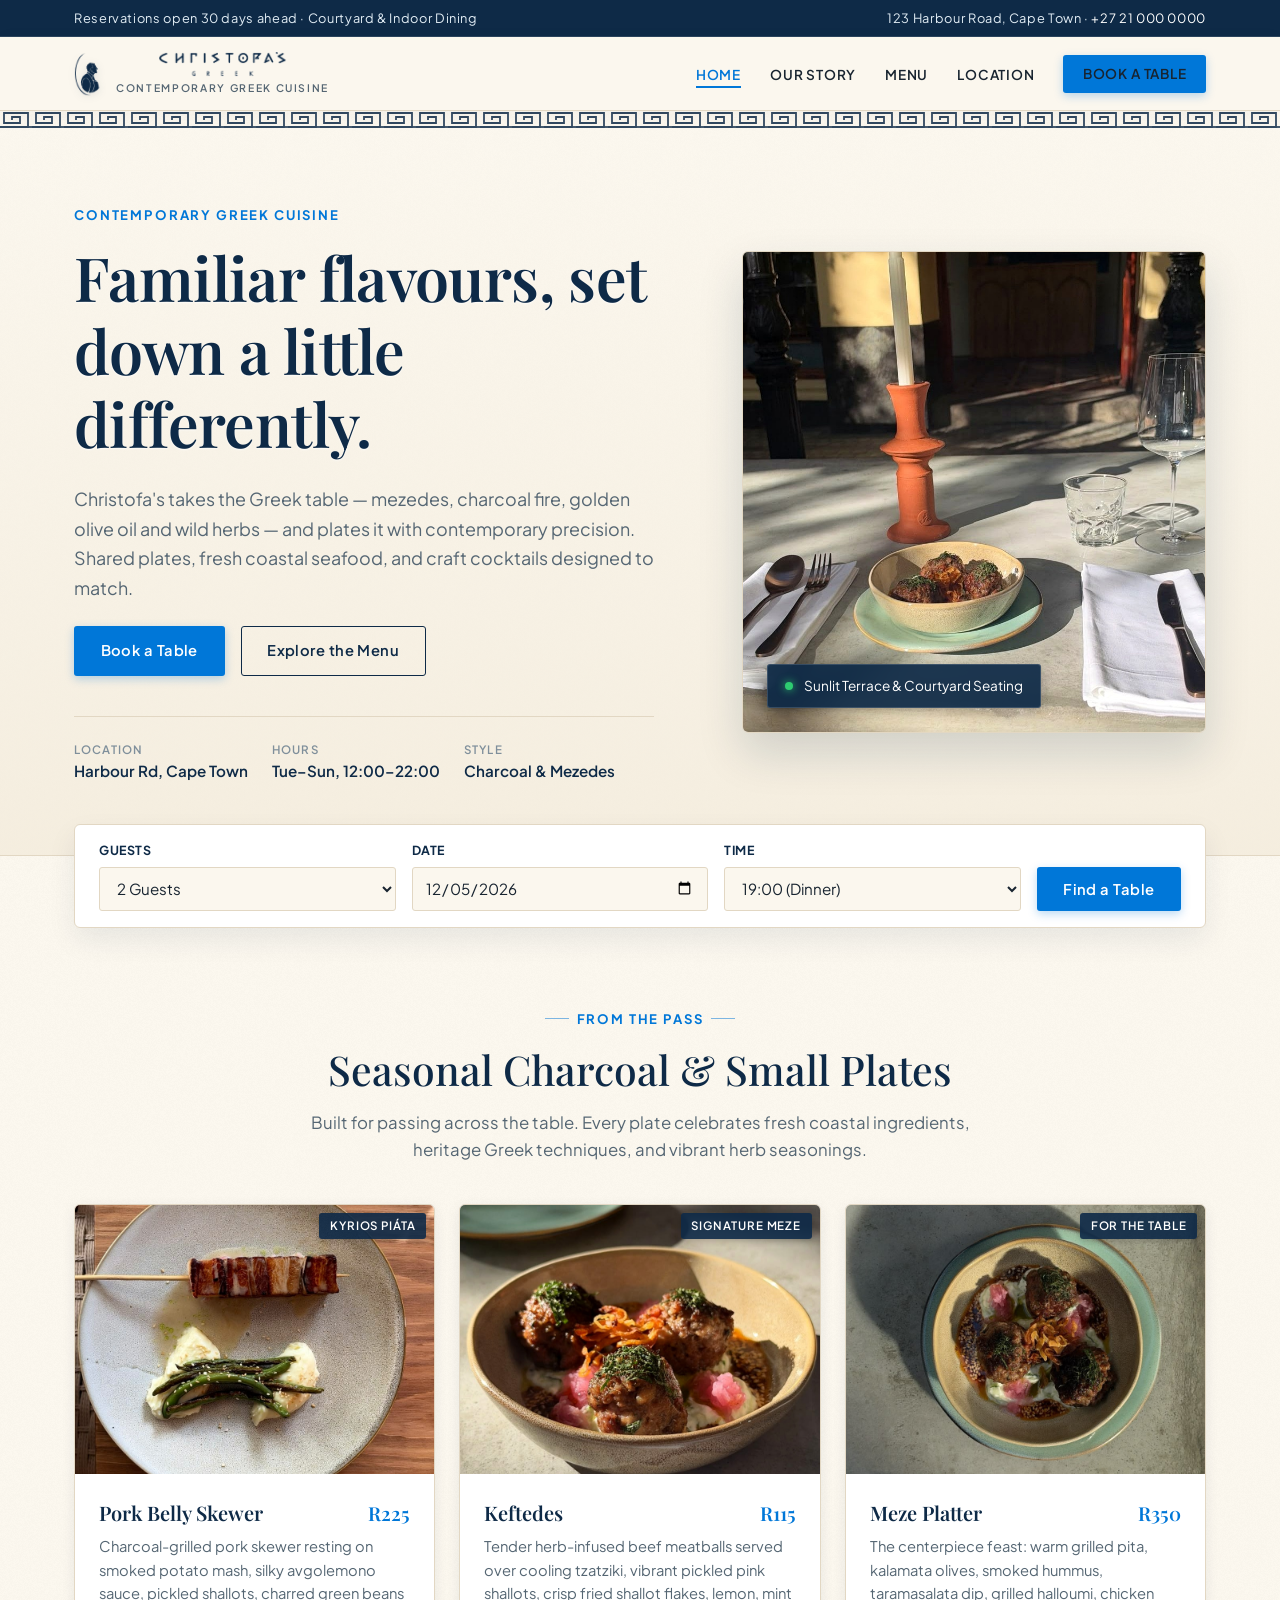
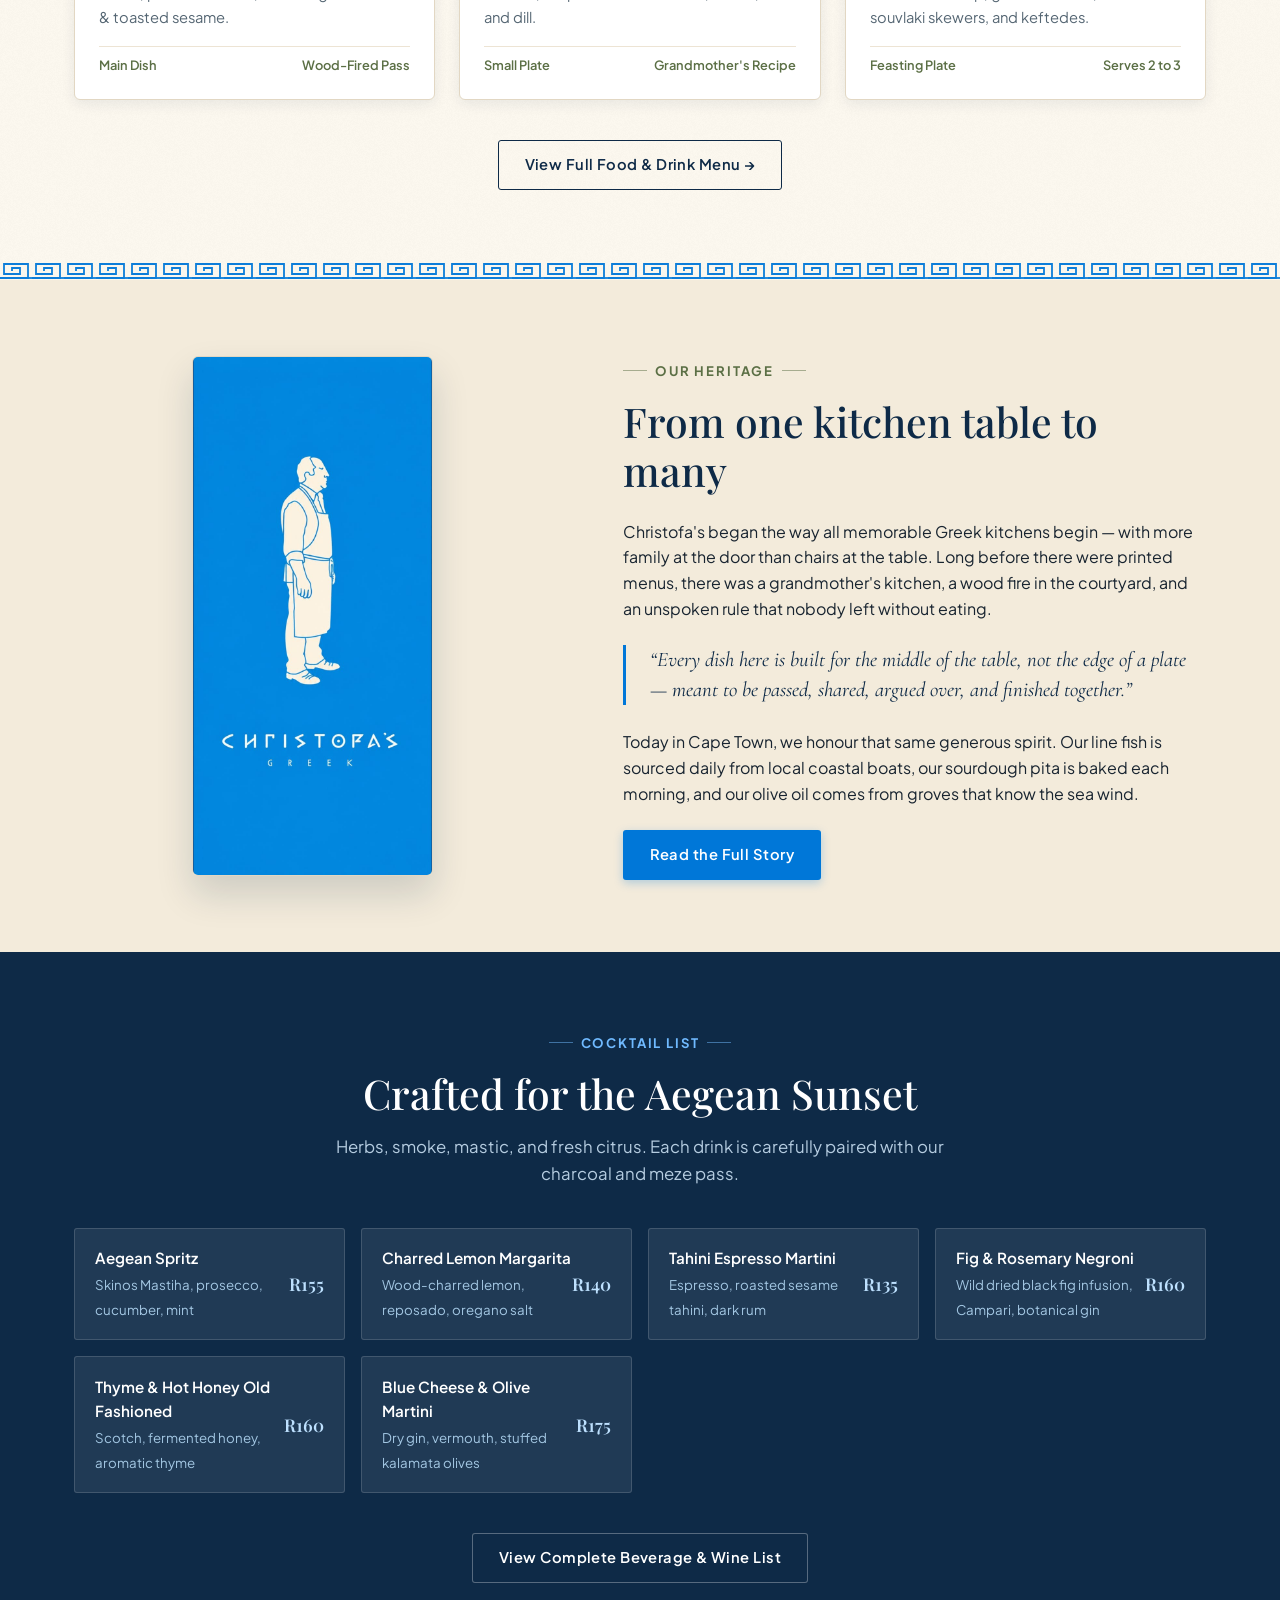
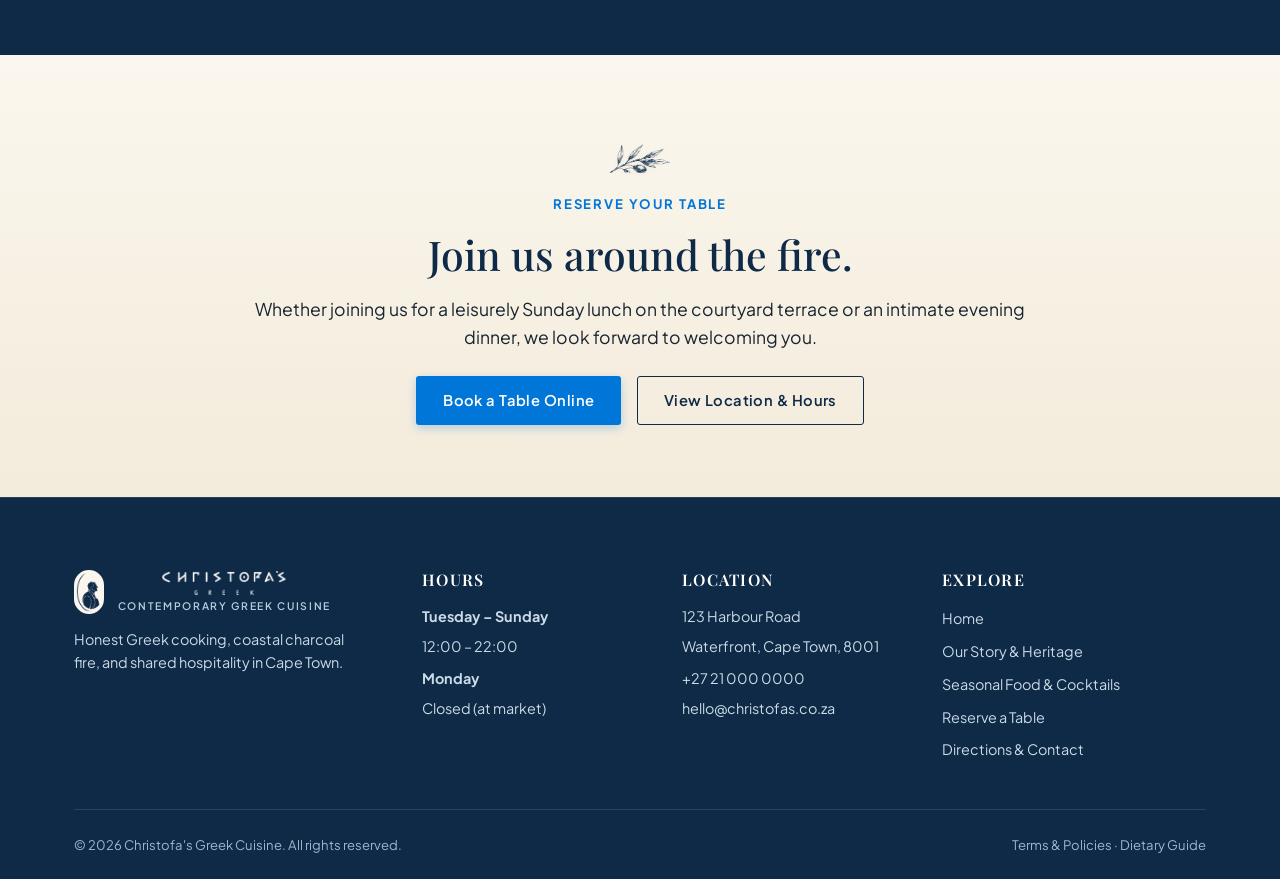
<file: index.html>
<!DOCTYPE html>
<html lang="en">
<head>
  <meta charset="UTF-8">
  <meta name="viewport" content="width=device-width, initial-scale=1.0">
  <title>Christofa's — Contemporary Greek Cuisine | Cape Town</title>
  <meta name="description" content="Christofa's brings contemporary Greek cuisine to Cape Town. Wood-grilled mezedes, seasonal plates, craft cocktails, and authentic family hospitality on Harbour Road.">
  <link rel="icon" type="image/png" href="assets/img/favicon.png">
  <link rel="preconnect" href="https://fonts.googleapis.com">
  <link rel="preconnect" href="https://fonts.gstatic.com" crossorigin>
  <link href="https://fonts.googleapis.com/css2?family=Cormorant+Garamond:ital,wght@1,500;1,600&family=Playfair+Display:ital,wght@0,500;0,600;0,700;1,500&family=Plus+Jakarta+Sans:wght@400;500;600;700&display=swap" rel="stylesheet">
  <link rel="stylesheet" href="assets/css/style.css">
</head>
<body>

  <!-- Top Announcement Bar -->
  <div class="top-bar">
    <div class="container top-bar__inner">
      <span>Reservations open 30 days ahead · Courtyard &amp; Indoor Dining</span>
      <span>123 Harbour Road, Cape Town · <a href="tel:+27210000000">+27 21 000 0000</a></span>
    </div>
  </div>

  <!-- Header -->
  <header class="site-header">
    <div class="container site-header__inner">
      <a href="index.html" class="brand" aria-label="Christofa's Home">
        <img src="assets/img/logo-cameo-transparent.png" alt="Christofa's Cameo Logo" class="brand__logo-img">
        <div class="brand__text">
          <img src="assets/img/logo-wordmark.png" alt="Christofa's" class="brand__wordmark-img">
          <span class="brand__tagline">Contemporary Greek Cuisine</span>
        </div>
      </a>

      <button class="nav-toggle" aria-expanded="false" aria-label="Toggle navigation">☰</button>

      <ul class="nav-list">
        <li><a href="index.html" aria-current="page">Home</a></li>
        <li><a href="our-story.html">Our Story</a></li>
        <li><a href="menu.html">Menu</a></li>
        <li><a href="contact.html">Location</a></li>
        <li><a href="book.html" class="btn btn-primary btn-sm">Book a Table</a></li>
      </ul>
    </div>
  </header>

  <!-- Greek Key Meander Divider -->
  <div class="greek-key-band" aria-hidden="true"></div>

  <!-- Hero Section -->
  <section class="hero">
    <div class="container hero__inner">
      <div class="hero__text">
        <span class="eyebrow eyebrow--no-lines">Contemporary Greek Cuisine</span>
        <h1 class="hero__title">Familiar flavours, set down a little differently.</h1>
        <p class="hero__desc">Christofa's takes the Greek table — mezedes, charcoal fire, golden olive oil and wild herbs — and plates it with contemporary precision. Shared plates, fresh coastal seafood, and craft cocktails designed to match.</p>
        
        <div class="hero__actions">
          <a href="book.html" class="btn btn-primary">Book a Table</a>
          <a href="menu.html" class="btn btn-ghost">Explore the Menu</a>
        </div>

        <div class="hero__meta">
          <div class="hero__meta-item">
            <span class="hero__meta-label">Location</span>
            <span class="hero__meta-val">Harbour Rd, Cape Town</span>
          </div>
          <div class="hero__meta-item">
            <span class="hero__meta-label">Hours</span>
            <span class="hero__meta-val">Tue–Sun, 12:00–22:00</span>
          </div>
          <div class="hero__meta-item">
            <span class="hero__meta-label">Style</span>
            <span class="hero__meta-val">Charcoal &amp; Mezedes</span>
          </div>
        </div>
      </div>

      <div class="hero__media">
        <div class="hero__media-card">
          <img src="assets/img/dish-keftedes-table.jpg" alt="Christofa's outdoor dining table bathed in Mediterranean sunlight with wine glass, candle, and keftedes meze" width="1600" height="900">
          <div class="hero__media-badge">
            <span class="hero__badge-dot"></span>
            <span>Sunlit Terrace &amp; Courtyard Seating</span>
          </div>
        </div>
      </div>
    </div>
  </section>

  <!-- Quick Reservation Bar -->
  <div class="container">
    <div class="quick-book">
      <form class="quick-book__form" data-quick-book>
        <div class="quick-book__field">
          <label for="quickGuests">Guests</label>
          <select id="quickGuests" name="quickGuests">
            <option value="1">1 Person</option>
            <option value="2" selected>2 Guests</option>
            <option value="3">3 Guests</option>
            <option value="4">4 Guests</option>
            <option value="5">5 Guests</option>
            <option value="6">6 Guests</option>
            <option value="8">8 Guests (Large Table)</option>
          </select>
        </div>
        <div class="quick-book__field">
          <label for="quickDate">Date</label>
          <input type="date" id="quickDate" name="quickDate">
        </div>
        <div class="quick-book__field">
          <label for="quickTime">Time</label>
          <select id="quickTime" name="quickTime">
            <option value="12:00">12:00 (Lunch)</option>
            <option value="12:30">12:30 (Lunch)</option>
            <option value="13:00">13:00 (Lunch)</option>
            <option value="13:30">13:30 (Lunch)</option>
            <option value="18:00">18:00 (Dinner)</option>
            <option value="18:30">18:30 (Dinner)</option>
            <option value="19:00" selected>19:00 (Dinner)</option>
            <option value="19:30">19:30 (Dinner)</option>
            <option value="20:00">20:00 (Dinner)</option>
          </select>
        </div>
        <button type="submit" class="btn btn-primary">Find a Table</button>
      </form>
    </div>
  </div>

  <!-- Section: From the Kitchen -->
  <section class="section">
    <div class="container">
      <div class="section__head">
        <span class="eyebrow">From The Pass</span>
        <h2>Seasonal Charcoal &amp; Small Plates</h2>
        <p>Built for passing across the table. Every plate celebrates fresh coastal ingredients, heritage Greek techniques, and vibrant herb seasonings.</p>
      </div>

      <div class="grid-3">
        <!-- Dish 1: Pork Belly -->
        <article class="dish-card">
          <div class="dish-card__media">
            <img src="assets/img/dish-pork-skewer.jpg" alt="Charcoal-grilled pork belly skewer with smoked mash and charred green beans" loading="lazy">
            <span class="dish-card__tag">Kyrios Piáta</span>
          </div>
          <div class="dish-card__body">
            <div class="dish-card__header">
              <h3 class="dish-card__title">Pork Belly Skewer</h3>
              <span class="dish-card__price">R225</span>
            </div>
            <p class="dish-card__desc">Charcoal-grilled pork skewer resting on smoked potato mash, silky avgolemono sauce, pickled shallots, charred green beans &amp; toasted sesame.</p>
            <div class="dish-card__footer">
              <span>Main Dish</span>
              <span>Wood-Fired Pass</span>
            </div>
          </div>
        </article>

        <!-- Dish 2: Keftedes -->
        <article class="dish-card">
          <div class="dish-card__media">
            <img src="assets/img/dish-keftedes-close.jpg" alt="Golden Keftedes meatballs with sheep's milk tzatziki and pickled pink shallots" loading="lazy">
            <span class="dish-card__tag">Signature Meze</span>
          </div>
          <div class="dish-card__body">
            <div class="dish-card__header">
              <h3 class="dish-card__title">Keftedes</h3>
              <span class="dish-card__price">R115</span>
            </div>
            <p class="dish-card__desc">Tender herb-infused beef meatballs served over cooling tzatziki, vibrant pickled pink shallots, crisp fried shallot flakes, lemon, mint and dill.</p>
            <div class="dish-card__footer">
              <span>Small Plate</span>
              <span>Grandmother's Recipe</span>
            </div>
          </div>
        </article>

        <!-- Dish 3: Meze Platter & Table Sharing -->
        <article class="dish-card">
          <div class="dish-card__media">
            <img src="assets/img/dish-keftedes-flatlay.jpg" alt="Christofa's meze presentation with artisan ceramics and bronze cutlery" loading="lazy">
            <span class="dish-card__tag">For The Table</span>
          </div>
          <div class="dish-card__body">
            <div class="dish-card__header">
              <h3 class="dish-card__title">Meze Platter</h3>
              <span class="dish-card__price">R350</span>
            </div>
            <p class="dish-card__desc">The centerpiece feast: warm grilled pita, kalamata olives, smoked hummus, taramasalata dip, grilled halloumi, chicken souvlaki skewers, and keftedes.</p>
            <div class="dish-card__footer">
              <span>Feasting Plate</span>
              <span>Serves 2 to 3</span>
            </div>
          </div>
        </article>
      </div>

      <div style="text-align: center; margin-top: var(--space-4);">
        <a href="menu.html" class="btn btn-ghost">View Full Food &amp; Drink Menu →</a>
      </div>
    </div>
  </section>

  <!-- Greek Key Accent Line -->
  <div class="greek-key-band greek-key-band--blue" aria-hidden="true"></div>

  <!-- Section: Brand Story & Philosophy -->
  <section class="section section--alt">
    <div class="container story-split">
      <div class="story-split__poster">
        <img src="assets/img/chef-poster.jpg" alt="Christofa's brand poster showing the chef in apron and traditional Greek lettering" loading="lazy">
      </div>
      <div class="story-split__content">
        <span class="eyebrow eyebrow--olive">Our Heritage</span>
        <h2>From one kitchen table to many</h2>
        <p>Christofa's began the way all memorable Greek kitchens begin — with more family at the door than chairs at the table. Long before there were printed menus, there was a grandmother's kitchen, a wood fire in the courtyard, and an unspoken rule that nobody left without eating.</p>
        
        <div class="quote-box">
          “Every dish here is built for the middle of the table, not the edge of a plate — meant to be passed, shared, argued over, and finished together.”
        </div>

        <p>Today in Cape Town, we honour that same generous spirit. Our line fish is sourced daily from local coastal boats, our sourdough pita is baked each morning, and our olive oil comes from groves that know the sea wind.</p>
        
        <div style="margin-top: var(--space-3);">
          <a href="our-story.html" class="btn btn-primary">Read the Full Story</a>
        </div>
      </div>
    </div>
  </section>

  <!-- Section: Cocktails & Aperitifs -->
  <section class="section section--navy">
    <div class="container">
      <div class="section__head">
        <span class="eyebrow" style="color: #70BAFF;">Cocktail List</span>
        <h2>Crafted for the Aegean Sunset</h2>
        <p>Herbs, smoke, mastic, and fresh citrus. Each drink is carefully paired with our charcoal and meze pass.</p>
      </div>

      <div class="cocktail-grid">
        <div class="cocktail-item">
          <div>
            <div class="cocktail-item__name">Aegean Spritz</div>
            <small style="color: #A3C7E3;">Skinos Mastiha, prosecco, cucumber, mint</small>
          </div>
          <span class="cocktail-item__price">R155</span>
        </div>

        <div class="cocktail-item">
          <div>
            <div class="cocktail-item__name">Charred Lemon Margarita</div>
            <small style="color: #A3C7E3;">Wood-charred lemon, reposado, oregano salt</small>
          </div>
          <span class="cocktail-item__price">R140</span>
        </div>

        <div class="cocktail-item">
          <div>
            <div class="cocktail-item__name">Tahini Espresso Martini</div>
            <small style="color: #A3C7E3;">Espresso, roasted sesame tahini, dark rum</small>
          </div>
          <span class="cocktail-item__price">R135</span>
        </div>

        <div class="cocktail-item">
          <div>
            <div class="cocktail-item__name">Fig &amp; Rosemary Negroni</div>
            <small style="color: #A3C7E3;">Wild dried black fig infusion, Campari, botanical gin</small>
          </div>
          <span class="cocktail-item__price">R160</span>
        </div>

        <div class="cocktail-item">
          <div>
            <div class="cocktail-item__name">Thyme &amp; Hot Honey Old Fashioned</div>
            <small style="color: #A3C7E3;">Scotch, fermented honey, aromatic thyme</small>
          </div>
          <span class="cocktail-item__price">R160</span>
        </div>

        <div class="cocktail-item">
          <div>
            <div class="cocktail-item__name">Blue Cheese &amp; Olive Martini</div>
            <small style="color: #A3C7E3;">Dry gin, vermouth, stuffed kalamata olives</small>
          </div>
          <span class="cocktail-item__price">R175</span>
        </div>
      </div>

      <div style="text-align: center; margin-top: var(--space-4);">
        <a href="menu.html" class="btn btn-secondary" style="border: 1px solid rgba(255,255,255,0.3);">View Complete Beverage &amp; Wine List</a>
      </div>
    </div>
  </section>

  <!-- Section: Reservation Call to Action -->
  <section class="section" style="background: linear-gradient(180deg, var(--color-bg) 0%, var(--color-bg-alt) 100%); text-align: center;">
    <div class="container container-narrow">
      <img src="assets/img/olive-sprig.png" alt="" class="vignette-icon">
      <span class="eyebrow eyebrow--no-lines">Reserve Your Table</span>
      <h2>Join us around the fire.</h2>
      <p style="margin-inline: auto; font-size: 1.1rem;">Whether joining us for a leisurely Sunday lunch on the courtyard terrace or an intimate evening dinner, we look forward to welcoming you.</p>
      
      <div style="display: flex; gap: var(--space-2); justify-content: center; flex-wrap: wrap; margin-top: var(--space-3);">
        <a href="book.html" class="btn btn-primary">Book a Table Online</a>
        <a href="contact.html" class="btn btn-ghost">View Location &amp; Hours</a>
      </div>
    </div>
  </section>

  <!-- Footer -->
  <footer class="site-footer">
    <div class="container">
      <div class="footer__grid">
        <div class="footer__brand">
          <div class="brand" style="margin-bottom: 0.6rem;">
            <img src="assets/img/logo-cameo-transparent.png" alt="Christofa's" class="footer__logo-img">
            <div class="brand__text">
              <img src="assets/img/logo-wordmark-white.png" alt="Christofa's" class="footer__wordmark-img">
              <span class="brand__tagline">Contemporary Greek Cuisine</span>
            </div>
          </div>
          <p class="footer__desc">Honest Greek cooking, coastal charcoal fire, and shared hospitality in Cape Town.</p>
        </div>

        <div class="footer__col">
          <h4>Hours</h4>
          <p><strong>Tuesday – Sunday</strong></p>
          <p>12:00 – 22:00</p>
          <p style="margin-top: 0.6rem;"><strong>Monday</strong></p>
          <p>Closed (at market)</p>
        </div>

        <div class="footer__col">
          <h4>Location</h4>
          <p>123 Harbour Road</p>
          <p>Waterfront, Cape Town, 8001</p>
          <p style="margin-top: 0.6rem;"><a href="tel:+27210000000">+27 21 000 0000</a></p>
          <p><a href="mailto:hello@christofas.co.za">hello@christofas.co.za</a></p>
        </div>

        <div class="footer__col">
          <h4>Explore</h4>
          <ul class="footer__nav">
            <li><a href="index.html">Home</a></li>
            <li><a href="our-story.html">Our Story &amp; Heritage</a></li>
            <li><a href="menu.html">Seasonal Food &amp; Cocktails</a></li>
            <li><a href="book.html">Reserve a Table</a></li>
            <li><a href="contact.html">Directions &amp; Contact</a></li>
          </ul>
        </div>
      </div>

      <div class="footer__bottom">
        <div>&copy; <span data-year>2026</span> Christofa's Greek Cuisine. All rights reserved.</div>
        <div>
          <a href="contact.html">Terms &amp; Policies</a> · 
          <a href="contact.html">Dietary Guide</a>
        </div>
      </div>
    </div>
  </footer>

  <script src="assets/js/main.js"></script>
</body>
</html>
</file>
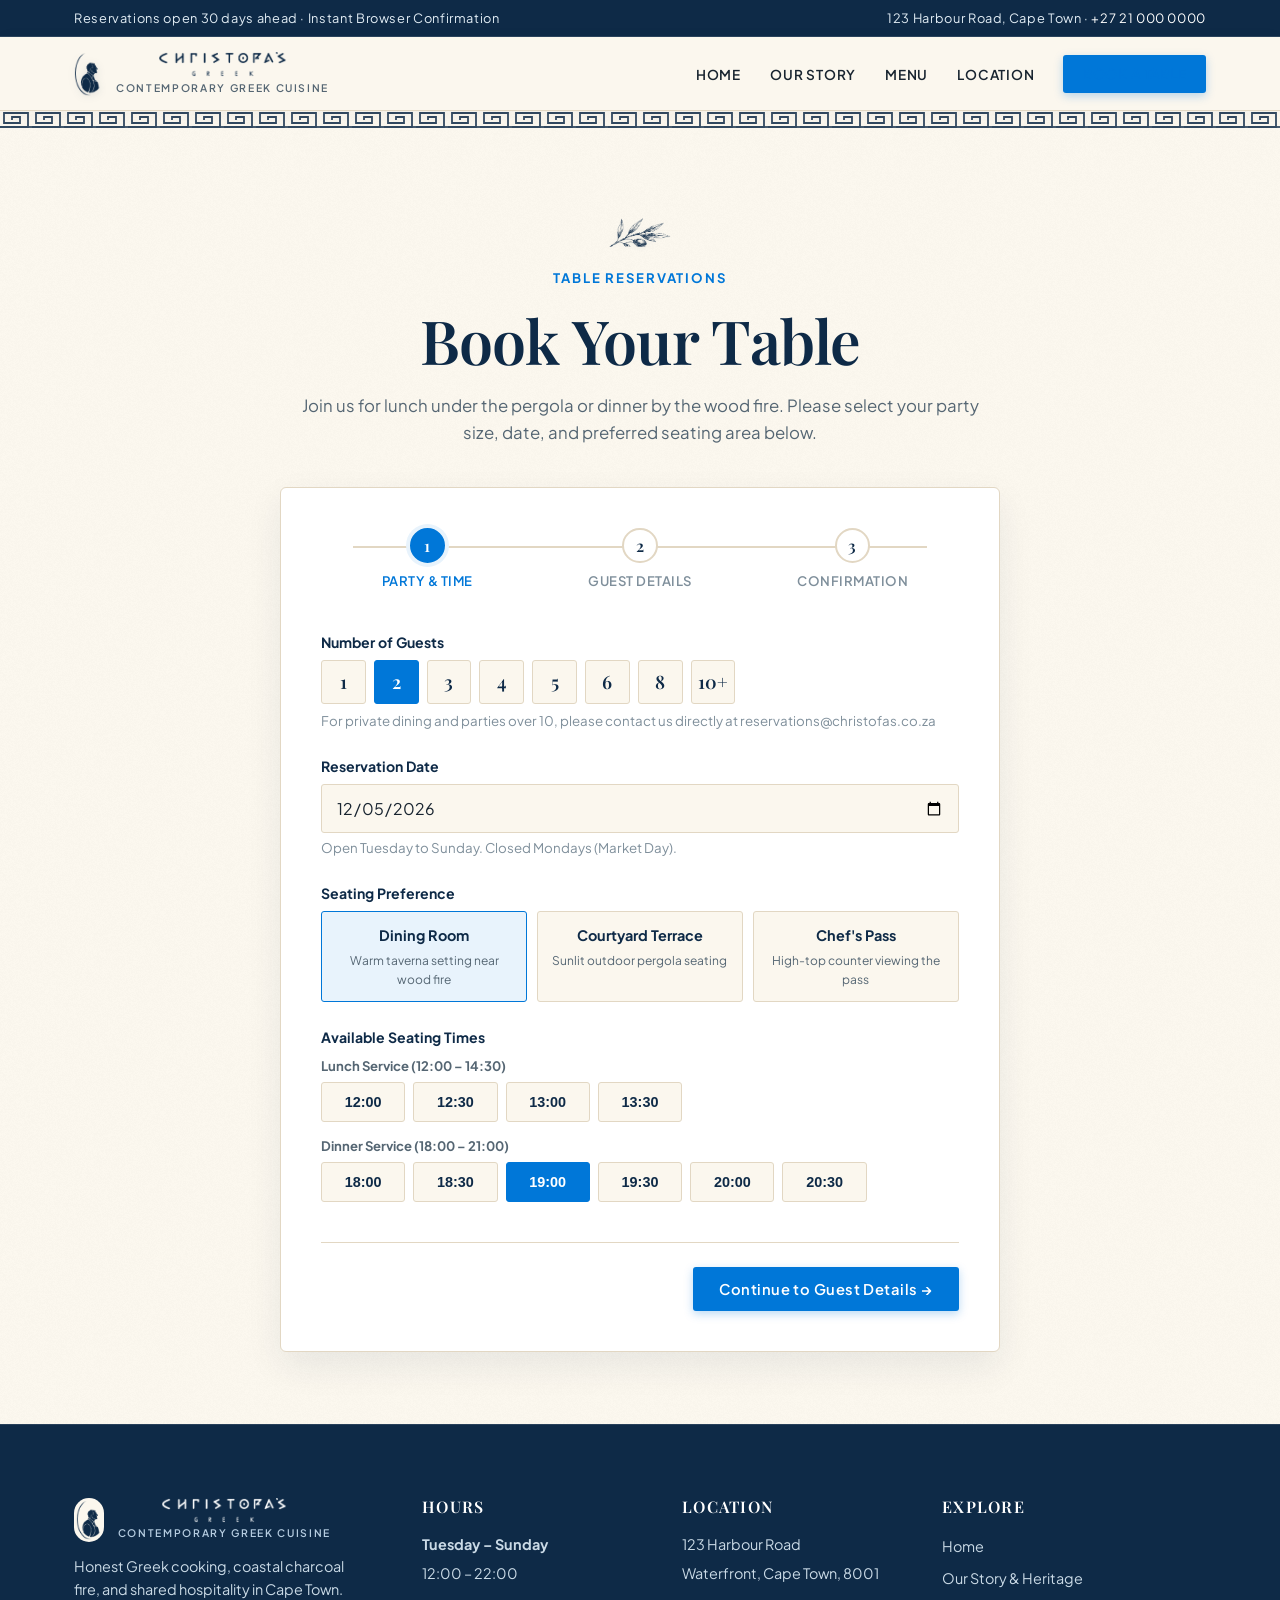
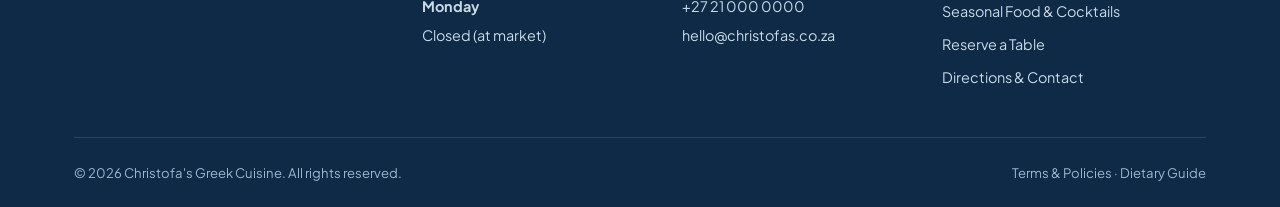
<file: book.html>
<!DOCTYPE html>
<html lang="en">
<head>
  <meta charset="UTF-8">
  <meta name="viewport" content="width=device-width, initial-scale=1.0">
  <title>Reserve a Table — Christofa's | Contemporary Greek Cuisine</title>
  <meta name="description" content="Book your table at Christofa's Greek restaurant in Cape Town. Reserve courtyard terrace, dining room, or chef's counter seating online.">
  <link rel="icon" type="image/png" href="assets/img/favicon.png">
  <link rel="preconnect" href="https://fonts.googleapis.com">
  <link rel="preconnect" href="https://fonts.gstatic.com" crossorigin>
  <link href="https://fonts.googleapis.com/css2?family=Cormorant+Garamond:ital,wght@1,500;1,600&family=Playfair+Display:ital,wght@0,500;0,600;0,700;1,500&family=Plus+Jakarta+Sans:wght@400;500;600;700&display=swap" rel="stylesheet">
  <link rel="stylesheet" href="assets/css/style.css">
</head>
<body>

  <!-- Top Announcement Bar -->
  <div class="top-bar">
    <div class="container top-bar__inner">
      <span>Reservations open 30 days ahead · Instant Browser Confirmation</span>
      <span>123 Harbour Road, Cape Town · <a href="tel:+27210000000">+27 21 000 0000</a></span>
    </div>
  </div>

  <!-- Header -->
  <header class="site-header">
    <div class="container site-header__inner">
      <a href="index.html" class="brand" aria-label="Christofa's Home">
        <img src="assets/img/logo-cameo-transparent.png" alt="Christofa's Cameo Logo" class="brand__logo-img">
        <div class="brand__text">
          <img src="assets/img/logo-wordmark.png" alt="Christofa's" class="brand__wordmark-img">
          <span class="brand__tagline">Contemporary Greek Cuisine</span>
        </div>
      </a>

      <button class="nav-toggle" aria-expanded="false" aria-label="Toggle navigation">☰</button>

      <ul class="nav-list">
        <li><a href="index.html">Home</a></li>
        <li><a href="our-story.html">Our Story</a></li>
        <li><a href="menu.html">Menu</a></li>
        <li><a href="contact.html">Location</a></li>
        <li><a href="book.html" class="btn btn-primary btn-sm" aria-current="page">Book a Table</a></li>
      </ul>
    </div>
  </header>

  <!-- Greek Key Band -->
  <div class="greek-key-band" aria-hidden="true"></div>

  <!-- Booking Flow Section -->
  <section class="section">
    <div class="container">
      <div class="section__head">
        <img src="assets/img/olive-sprig.png" alt="" class="vignette-icon">
        <span class="eyebrow eyebrow--no-lines">Table Reservations</span>
        <h1>Book Your Table</h1>
        <p>Join us for lunch under the pergola or dinner by the wood fire. Please select your party size, date, and preferred seating area below.</p>
      </div>

      <div class="booking-wrapper">
        <!-- Step Indicators -->
        <ol class="booking__steps">
          <li data-step-indicator class="is-active">
            <span class="booking__steps-num">1</span>
            <span>Party &amp; Time</span>
          </li>
          <li data-step-indicator>
            <span class="booking__steps-num">2</span>
            <span>Guest Details</span>
          </li>
          <li data-step-indicator>
            <span class="booking__steps-num">3</span>
            <span>Confirmation</span>
          </li>
        </ol>

        <form data-booking-form novalidate>
          <input type="hidden" name="partySize" value="2">
          <input type="hidden" name="time" value="19:00">
          <input type="hidden" name="seatingArea" value="Main Dining Room">

          <!-- STEP 1: PARTY SIZE, DATE, TIME & SEATING -->
          <div class="booking-step is-active">
            <!-- Guests -->
            <div class="field">
              <label>Number of Guests</label>
              <div class="party-selector">
                <button type="button" class="party-btn" data-party-btn="1">1</button>
                <button type="button" class="party-btn is-active" data-party-btn="2">2</button>
                <button type="button" class="party-btn" data-party-btn="3">3</button>
                <button type="button" class="party-btn" data-party-btn="4">4</button>
                <button type="button" class="party-btn" data-party-btn="5">5</button>
                <button type="button" class="party-btn" data-party-btn="6">6</button>
                <button type="button" class="party-btn" data-party-btn="8">8</button>
                <button type="button" class="party-btn" data-party-btn="10">10+</button>
              </div>
              <small style="color: var(--color-ink-muted); margin-top: 0.35rem; display: block;">For private dining and parties over 10, please contact us directly at reservations@christofas.co.za</small>
            </div>

            <!-- Date -->
            <div class="field">
              <label for="date">Reservation Date</label>
              <input type="date" id="date" name="date" required>
              <small style="color: var(--color-ink-muted); margin-top: 0.25rem; display: block;">Open Tuesday to Sunday. Closed Mondays (Market Day).</small>
              <p class="form-error">Please choose a valid reservation date.</p>
            </div>

            <!-- Seating Area -->
            <div class="field">
              <label>Seating Preference</label>
              <div class="area-options-grid">
                <div class="area-option is-selected" data-area-opt="Main Dining Room">
                  <div class="area-option__title">Dining Room</div>
                  <div class="area-option__desc">Warm taverna setting near wood fire</div>
                </div>
                <div class="area-option" data-area-opt="Courtyard Terrace">
                  <div class="area-option__title">Courtyard Terrace</div>
                  <div class="area-option__desc">Sunlit outdoor pergola seating</div>
                </div>
                <div class="area-option" data-area-opt="Chef's Pass Counter">
                  <div class="area-option__title">Chef's Pass</div>
                  <div class="area-option__desc">High-top counter viewing the pass</div>
                </div>
              </div>
            </div>

            <!-- Available Time Slots -->
            <div class="field">
              <label>Available Seating Times</label>
              <p style="font-size: 0.82rem; color: var(--color-ink-soft); margin-bottom: 0.3rem;"><strong>Lunch Service (12:00 – 14:30)</strong></p>
              <div class="time-slots-grid">
                <button type="button" class="time-slot-btn" data-time-btn="12:00">12:00</button>
                <button type="button" class="time-slot-btn" data-time-btn="12:30">12:30</button>
                <button type="button" class="time-slot-btn" data-time-btn="13:00">13:00</button>
                <button type="button" class="time-slot-btn" data-time-btn="13:30">13:30</button>
              </div>

              <p style="font-size: 0.82rem; color: var(--color-ink-soft); margin-top: 0.8rem; margin-bottom: 0.3rem;"><strong>Dinner Service (18:00 – 21:00)</strong></p>
              <div class="time-slots-grid">
                <button type="button" class="time-slot-btn" data-time-btn="18:00">18:00</button>
                <button type="button" class="time-slot-btn" data-time-btn="18:30">18:30</button>
                <button type="button" class="time-slot-btn is-active" data-time-btn="19:00">19:00</button>
                <button type="button" class="time-slot-btn" data-time-btn="19:30">19:30</button>
                <button type="button" class="time-slot-btn" data-time-btn="20:00">20:00</button>
                <button type="button" class="time-slot-btn" data-time-btn="20:30">20:30</button>
              </div>
              <p class="form-error">Please select an available seating time.</p>
            </div>

            <!-- Step 1 Navigation -->
            <div class="booking__nav">
              <span></span>
              <button type="button" class="btn btn-primary" data-next>Continue to Guest Details →</button>
            </div>
          </div>

          <!-- STEP 2: GUEST DETAILS & NOTES -->
          <div class="booking-step">
            <div class="field">
              <label for="name">Full Name</label>
              <input type="text" id="name" name="name" placeholder="e.g. Maria Papas" required>
              <p class="form-error">Please enter your full name.</p>
            </div>

            <div class="grid-2" style="gap: var(--space-2);">
              <div class="field">
                <label for="email">Email Address</label>
                <input type="email" id="email" name="email" placeholder="maria@example.com" required>
                <p class="form-error">Please enter a valid email address.</p>
              </div>
              <div class="field">
                <label for="phone">Phone Number</label>
                <input type="tel" id="phone" name="phone" placeholder="+27 82 000 0000" required>
                <p class="form-error">Please enter your telephone number.</p>
              </div>
            </div>

            <div class="field">
              <label for="notes">Special Occasion or Dietary Preferences (Optional)</label>
              <textarea id="notes" name="notes" rows="3" placeholder="Let us know of any dietary allergies (e.g. shellfish, nuts, gluten), anniversary/birthday celebrations, or quiet table requests..."></textarea>
            </div>

            <!-- Step 2 Navigation -->
            <div class="booking__nav">
              <button type="button" class="btn btn-ghost" data-back>← Back to Time &amp; Party</button>
              <button type="submit" class="btn btn-primary">Confirm Reservation</button>
            </div>
          </div>

          <!-- STEP 3: CONFIRMATION TICKET -->
          <div class="booking-step">
            <div class="ticket-card">
              <img src="assets/img/logo-cameo-transparent.png" alt="Christofa's Cameo" style="height: 3rem; width: auto; margin-inline: auto; margin-bottom: 0.5rem; display: block;">
              <span class="eyebrow eyebrow--no-lines" style="color: var(--color-olive);">Reservation Confirmed</span>
              <h2 style="margin: 0;">We look forward to welcoming you</h2>
              
              <div class="ticket__ref" data-ticket-ref>CHR-00000</div>
              <p style="color: var(--color-ink-soft); font-size: 0.88rem; margin-bottom: 0;">Keep this reference number handy upon arrival.</p>

              <table class="ticket__details-table">
                <tr>
                  <td>Party Size:</td>
                  <td data-ticket-guests>2 Guests</td>
                </tr>
                <tr>
                  <td>Date:</td>
                  <td data-ticket-date>Tomorrow</td>
                </tr>
                <tr>
                  <td>Time:</td>
                  <td data-ticket-time>19:00</td>
                </tr>
                <tr>
                  <td>Seating:</td>
                  <td data-ticket-area>Main Dining Room</td>
                </tr>
                <tr>
                  <td>Guest Name:</td>
                  <td data-ticket-name>Guest</td>
                </tr>
                <tr>
                  <td>Email:</td>
                  <td data-ticket-email>guest@example.com</td>
                </tr>
                <tr>
                  <td>Special Notes:</td>
                  <td data-ticket-notes>None</td>
                </tr>
              </table>

              <div style="margin-top: var(--space-3); display: flex; gap: var(--space-2); justify-content: center; flex-wrap: wrap;">
                <button type="button" class="btn btn-ghost btn-sm" data-print-ticket>🖨️ Print / Save Pass</button>
                <a href="index.html" class="btn btn-primary btn-sm">Back to Home</a>
              </div>
            </div>
          </div>

        </form>
      </div>

    </div>
  </section>

  <!-- Footer -->
  <footer class="site-footer">
    <div class="container">
      <div class="footer__grid">
        <div class="footer__brand">
          <div class="brand" style="margin-bottom: 0.6rem;">
            <img src="assets/img/logo-cameo-transparent.png" alt="Christofa's" class="footer__logo-img">
            <div class="brand__text">
              <img src="assets/img/logo-wordmark-white.png" alt="Christofa's" class="footer__wordmark-img">
              <span class="brand__tagline">Contemporary Greek Cuisine</span>
            </div>
          </div>
          <p class="footer__desc">Honest Greek cooking, coastal charcoal fire, and shared hospitality in Cape Town.</p>
        </div>

        <div class="footer__col">
          <h4>Hours</h4>
          <p><strong>Tuesday – Sunday</strong></p>
          <p>12:00 – 22:00</p>
          <p style="margin-top: 0.6rem;"><strong>Monday</strong></p>
          <p>Closed (at market)</p>
        </div>

        <div class="footer__col">
          <h4>Location</h4>
          <p>123 Harbour Road</p>
          <p>Waterfront, Cape Town, 8001</p>
          <p style="margin-top: 0.6rem;"><a href="tel:+27210000000">+27 21 000 0000</a></p>
          <p><a href="mailto:hello@christofas.co.za">hello@christofas.co.za</a></p>
        </div>

        <div class="footer__col">
          <h4>Explore</h4>
          <ul class="footer__nav">
            <li><a href="index.html">Home</a></li>
            <li><a href="our-story.html">Our Story &amp; Heritage</a></li>
            <li><a href="menu.html">Seasonal Food &amp; Cocktails</a></li>
            <li><a href="book.html">Reserve a Table</a></li>
            <li><a href="contact.html">Directions &amp; Contact</a></li>
          </ul>
        </div>
      </div>

      <div class="footer__bottom">
        <div>&copy; <span data-year>2026</span> Christofa's Greek Cuisine. All rights reserved.</div>
        <div>
          <a href="contact.html">Terms &amp; Policies</a> · 
          <a href="contact.html">Dietary Guide</a>
        </div>
      </div>
    </div>
  </footer>

  <script src="assets/js/main.js"></script>
  <script src="assets/js/booking.js"></script>
</body>
</html>
</file>
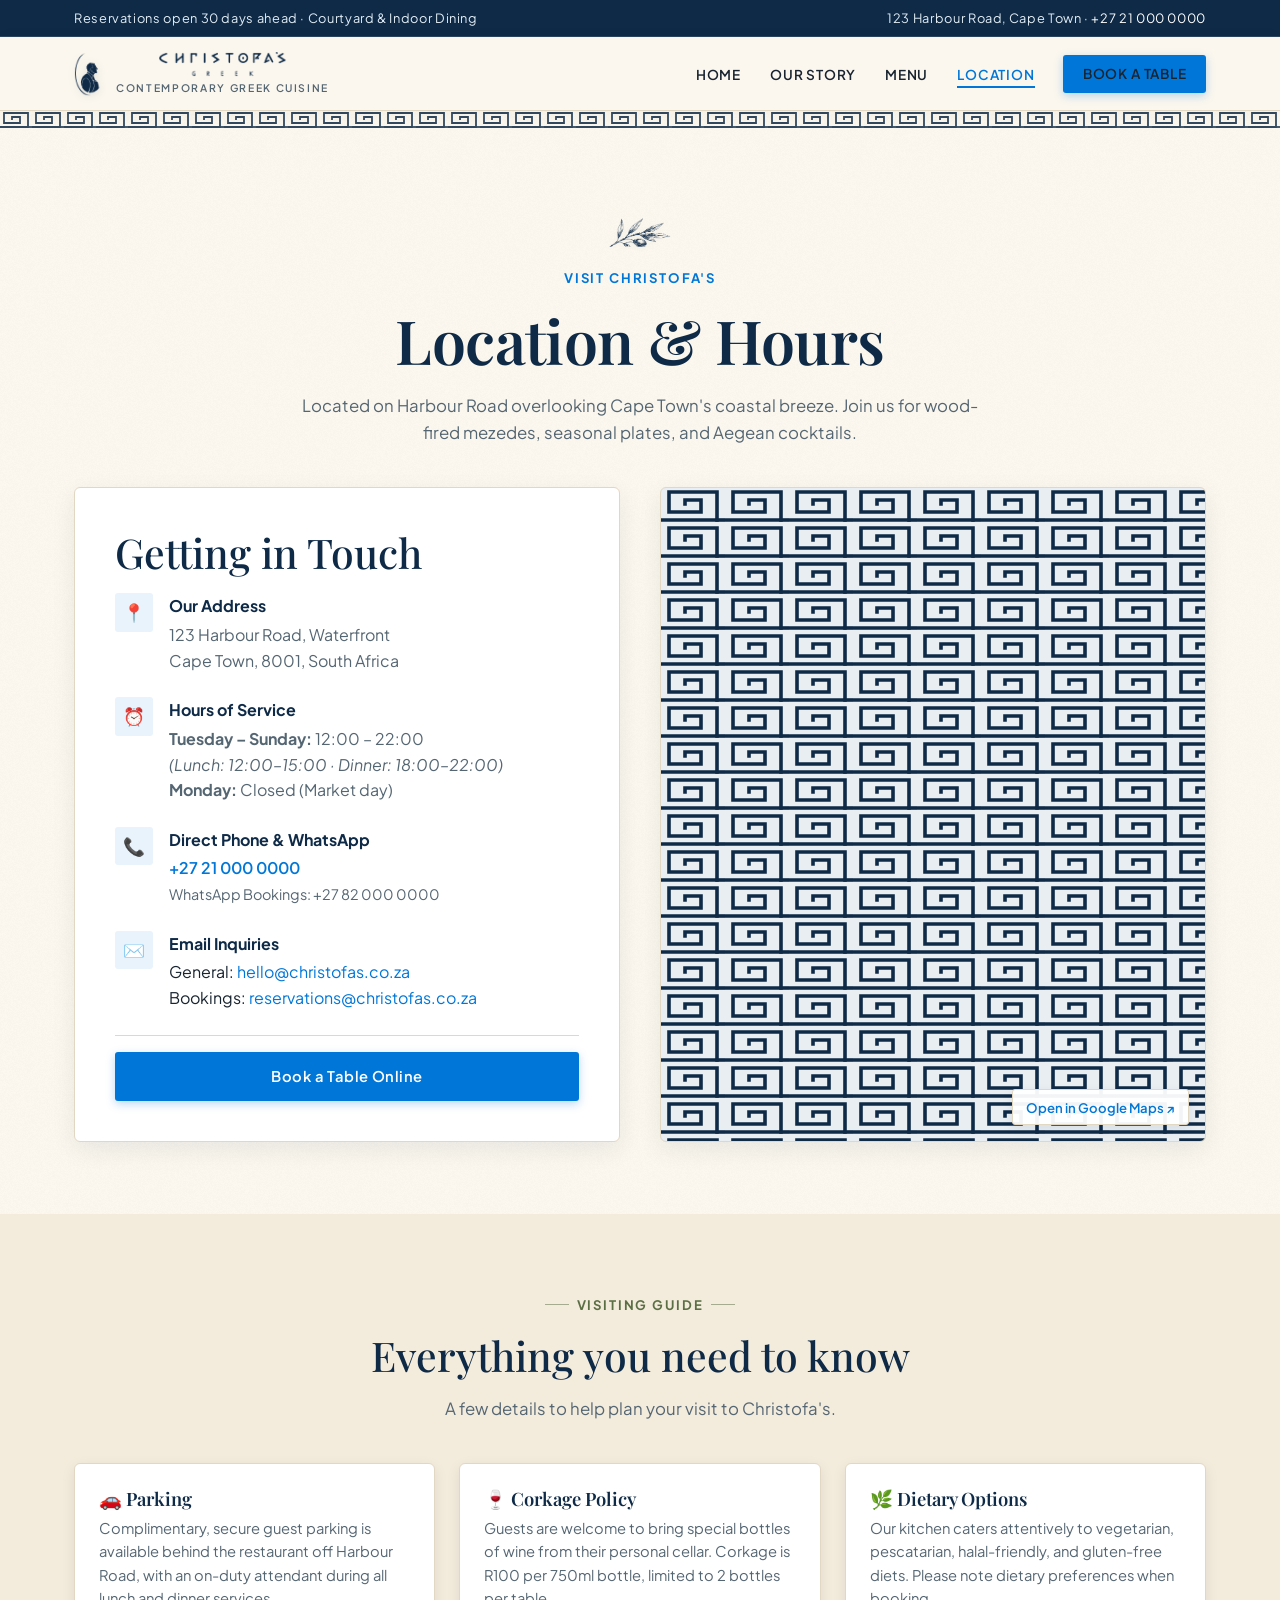
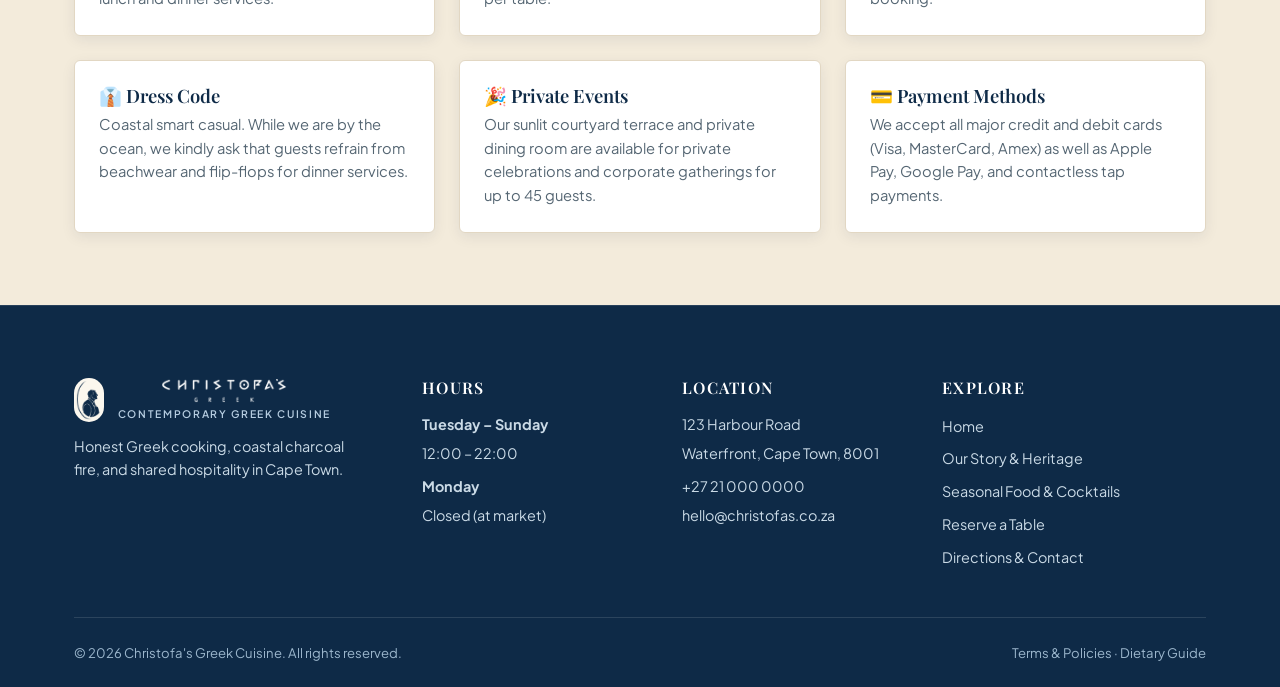
<file: contact.html>
<!DOCTYPE html>
<html lang="en">
<head>
  <meta charset="UTF-8">
  <meta name="viewport" content="width=device-width, initial-scale=1.0">
  <title>Location &amp; Contact — Christofa's | Contemporary Greek Cuisine</title>
  <meta name="description" content="Find Christofa's on Harbour Road in Cape Town. Opening hours, directions, contact information, parking, and guest information.">
  <link rel="icon" type="image/png" href="assets/img/favicon.png">
  <link rel="preconnect" href="https://fonts.googleapis.com">
  <link rel="preconnect" href="https://fonts.gstatic.com" crossorigin>
  <link href="https://fonts.googleapis.com/css2?family=Cormorant+Garamond:ital,wght@1,500;1,600&family=Playfair+Display:ital,wght@0,500;0,600;0,700;1,500&family=Plus+Jakarta+Sans:wght@400;500;600;700&display=swap" rel="stylesheet">
  <link rel="stylesheet" href="assets/css/style.css">
</head>
<body>

  <!-- Top Announcement Bar -->
  <div class="top-bar">
    <div class="container top-bar__inner">
      <span>Reservations open 30 days ahead · Courtyard &amp; Indoor Dining</span>
      <span>123 Harbour Road, Cape Town · <a href="tel:+27210000000">+27 21 000 0000</a></span>
    </div>
  </div>

  <!-- Header -->
  <header class="site-header">
    <div class="container site-header__inner">
      <a href="index.html" class="brand" aria-label="Christofa's Home">
        <img src="assets/img/logo-cameo-transparent.png" alt="Christofa's Cameo Logo" class="brand__logo-img">
        <div class="brand__text">
          <img src="assets/img/logo-wordmark.png" alt="Christofa's" class="brand__wordmark-img">
          <span class="brand__tagline">Contemporary Greek Cuisine</span>
        </div>
      </a>

      <button class="nav-toggle" aria-expanded="false" aria-label="Toggle navigation">☰</button>

      <ul class="nav-list">
        <li><a href="index.html">Home</a></li>
        <li><a href="our-story.html">Our Story</a></li>
        <li><a href="menu.html">Menu</a></li>
        <li><a href="contact.html" aria-current="page">Location</a></li>
        <li><a href="book.html" class="btn btn-primary btn-sm">Book a Table</a></li>
      </ul>
    </div>
  </header>

  <!-- Greek Key Band -->
  <div class="greek-key-band" aria-hidden="true"></div>

  <!-- Contact & Location Section -->
  <section class="section">
    <div class="container">
      <div class="section__head">
        <img src="assets/img/olive-sprig.png" alt="" class="vignette-icon">
        <span class="eyebrow eyebrow--no-lines">Visit Christofa's</span>
        <h1>Location &amp; Hours</h1>
        <p>Located on Harbour Road overlooking Cape Town's coastal breeze. Join us for wood-fired mezedes, seasonal plates, and Aegean cocktails.</p>
      </div>

      <div class="grid-2" style="align-items: stretch; margin-top: var(--space-4);">
        <!-- Contact Details Card -->
        <div class="contact-card">
          <h2>Getting in Touch</h2>
          
          <div class="contact-item">
            <div class="contact-icon">📍</div>
            <div>
              <strong style="display:block; color:var(--color-navy); margin-bottom:0.2rem;">Our Address</strong>
              <p style="margin:0; color:var(--color-ink-soft);">
                123 Harbour Road, Waterfront<br>
                Cape Town, 8001, South Africa
              </p>
            </div>
          </div>

          <div class="contact-item">
            <div class="contact-icon">⏰</div>
            <div>
              <strong style="display:block; color:var(--color-navy); margin-bottom:0.2rem;">Hours of Service</strong>
              <p style="margin:0; color:var(--color-ink-soft);">
                <strong>Tuesday – Sunday:</strong> 12:00 – 22:00<br>
                <em>(Lunch: 12:00–15:00 · Dinner: 18:00–22:00)</em><br>
                <strong>Monday:</strong> Closed (Market day)
              </p>
            </div>
          </div>

          <div class="contact-item">
            <div class="contact-icon">📞</div>
            <div>
              <strong style="display:block; color:var(--color-navy); margin-bottom:0.2rem;">Direct Phone &amp; WhatsApp</strong>
              <p style="margin:0;">
                <a href="tel:+27210000000" style="font-weight:600;">+27 21 000 0000</a><br>
                <span style="color:var(--color-ink-soft); font-size:0.9rem;">WhatsApp Bookings: +27 82 000 0000</span>
              </p>
            </div>
          </div>

          <div class="contact-item">
            <div class="contact-icon">✉️</div>
            <div>
              <strong style="display:block; color:var(--color-navy); margin-bottom:0.2rem;">Email Inquiries</strong>
              <p style="margin:0;">
                General: <a href="mailto:hello@christofas.co.za">hello@christofas.co.za</a><br>
                Bookings: <a href="mailto:reservations@christofas.co.za">reservations@christofas.co.za</a>
              </p>
            </div>
          </div>

          <div style="margin-top: var(--space-3); padding-top: var(--space-2); border-top: 1px solid var(--color-line);">
            <a href="book.html" class="btn btn-primary" style="width: 100%;">Book a Table Online</a>
          </div>
        </div>

        <!-- Interactive Map Container -->
        <div class="map-container">
          <iframe 
            title="Christofa's Location Map - Cape Town Harbour Road"
            src="https://www.openstreetmap.org/export/embed.html?bbox=18.4100%2C-33.9150%2C18.4350%2C-33.9050&amp;layer=mapnik&amp;marker=-33.9095%2C18.4225"
            loading="lazy">
          </iframe>
          <div style="position: absolute; bottom: var(--space-2); right: var(--space-2); background: rgba(255,255,255,0.95); padding: 0.4rem 0.8rem; border-radius: var(--radius-xs); border: 1px solid var(--color-line); font-size: 0.82rem; box-shadow: 0 4px 12px var(--color-shadow); z-index: 5;">
            <a href="https://maps.google.com/?q=Harbour+Road+Cape+Town" target="_blank" rel="noopener noreferrer" style="font-weight:600; color:var(--color-cobalt);">Open in Google Maps ↗</a>
          </div>
        </div>
      </div>
    </div>
  </section>

  <!-- Guest Information / FAQs Section -->
  <section class="section section--alt">
    <div class="container">
      <div class="section__head">
        <span class="eyebrow eyebrow--olive">Visiting Guide</span>
        <h2>Everything you need to know</h2>
        <p>A few details to help plan your visit to Christofa's.</p>
      </div>

      <div class="grid-3">
        <div class="dish-card" style="padding: var(--space-3); background: #FFFFFF;">
          <h3 style="margin-bottom: 0.4rem; font-size: 1.15rem;">🚗 Parking</h3>
          <p style="font-size: 0.92rem; color: var(--color-ink-soft); margin: 0;">Complimentary, secure guest parking is available behind the restaurant off Harbour Road, with an on-duty attendant during all lunch and dinner services.</p>
        </div>

        <div class="dish-card" style="padding: var(--space-3); background: #FFFFFF;">
          <h3 style="margin-bottom: 0.4rem; font-size: 1.15rem;">🍷 Corkage Policy</h3>
          <p style="font-size: 0.92rem; color: var(--color-ink-soft); margin: 0;">Guests are welcome to bring special bottles of wine from their personal cellar. Corkage is R100 per 750ml bottle, limited to 2 bottles per table.</p>
        </div>

        <div class="dish-card" style="padding: var(--space-3); background: #FFFFFF;">
          <h3 style="margin-bottom: 0.4rem; font-size: 1.15rem;">🌿 Dietary Options</h3>
          <p style="font-size: 0.92rem; color: var(--color-ink-soft); margin: 0;">Our kitchen caters attentively to vegetarian, pescatarian, halal-friendly, and gluten-free diets. Please note dietary preferences when booking.</p>
        </div>

        <div class="dish-card" style="padding: var(--space-3); background: #FFFFFF;">
          <h3 style="margin-bottom: 0.4rem; font-size: 1.15rem;">👔 Dress Code</h3>
          <p style="font-size: 0.92rem; color: var(--color-ink-soft); margin: 0;">Coastal smart casual. While we are by the ocean, we kindly ask that guests refrain from beachwear and flip-flops for dinner services.</p>
        </div>

        <div class="dish-card" style="padding: var(--space-3); background: #FFFFFF;">
          <h3 style="margin-bottom: 0.4rem; font-size: 1.15rem;">🎉 Private Events</h3>
          <p style="font-size: 0.92rem; color: var(--color-ink-soft); margin: 0;">Our sunlit courtyard terrace and private dining room are available for private celebrations and corporate gatherings for up to 45 guests.</p>
        </div>

        <div class="dish-card" style="padding: var(--space-3); background: #FFFFFF;">
          <h3 style="margin-bottom: 0.4rem; font-size: 1.15rem;">💳 Payment Methods</h3>
          <p style="font-size: 0.92rem; color: var(--color-ink-soft); margin: 0;">We accept all major credit and debit cards (Visa, MasterCard, Amex) as well as Apple Pay, Google Pay, and contactless tap payments.</p>
        </div>
      </div>
    </div>
  </section>

  <!-- Footer -->
  <footer class="site-footer">
    <div class="container">
      <div class="footer__grid">
        <div class="footer__brand">
          <div class="brand" style="margin-bottom: 0.6rem;">
            <img src="assets/img/logo-cameo-transparent.png" alt="Christofa's" class="footer__logo-img">
            <div class="brand__text">
              <img src="assets/img/logo-wordmark-white.png" alt="Christofa's" class="footer__wordmark-img">
              <span class="brand__tagline">Contemporary Greek Cuisine</span>
            </div>
          </div>
          <p class="footer__desc">Honest Greek cooking, coastal charcoal fire, and shared hospitality in Cape Town.</p>
        </div>

        <div class="footer__col">
          <h4>Hours</h4>
          <p><strong>Tuesday – Sunday</strong></p>
          <p>12:00 – 22:00</p>
          <p style="margin-top: 0.6rem;"><strong>Monday</strong></p>
          <p>Closed (at market)</p>
        </div>

        <div class="footer__col">
          <h4>Location</h4>
          <p>123 Harbour Road</p>
          <p>Waterfront, Cape Town, 8001</p>
          <p style="margin-top: 0.6rem;"><a href="tel:+27210000000">+27 21 000 0000</a></p>
          <p><a href="mailto:hello@christofas.co.za">hello@christofas.co.za</a></p>
        </div>

        <div class="footer__col">
          <h4>Explore</h4>
          <ul class="footer__nav">
            <li><a href="index.html">Home</a></li>
            <li><a href="our-story.html">Our Story &amp; Heritage</a></li>
            <li><a href="menu.html">Seasonal Food &amp; Cocktails</a></li>
            <li><a href="book.html">Reserve a Table</a></li>
            <li><a href="contact.html">Directions &amp; Contact</a></li>
          </ul>
        </div>
      </div>

      <div class="footer__bottom">
        <div>&copy; <span data-year>2026</span> Christofa's Greek Cuisine. All rights reserved.</div>
        <div>
          <a href="contact.html">Terms &amp; Policies</a> · 
          <a href="contact.html">Dietary Guide</a>
        </div>
      </div>
    </div>
  </footer>

  <script src="assets/js/main.js"></script>
</body>
</html>
</file>
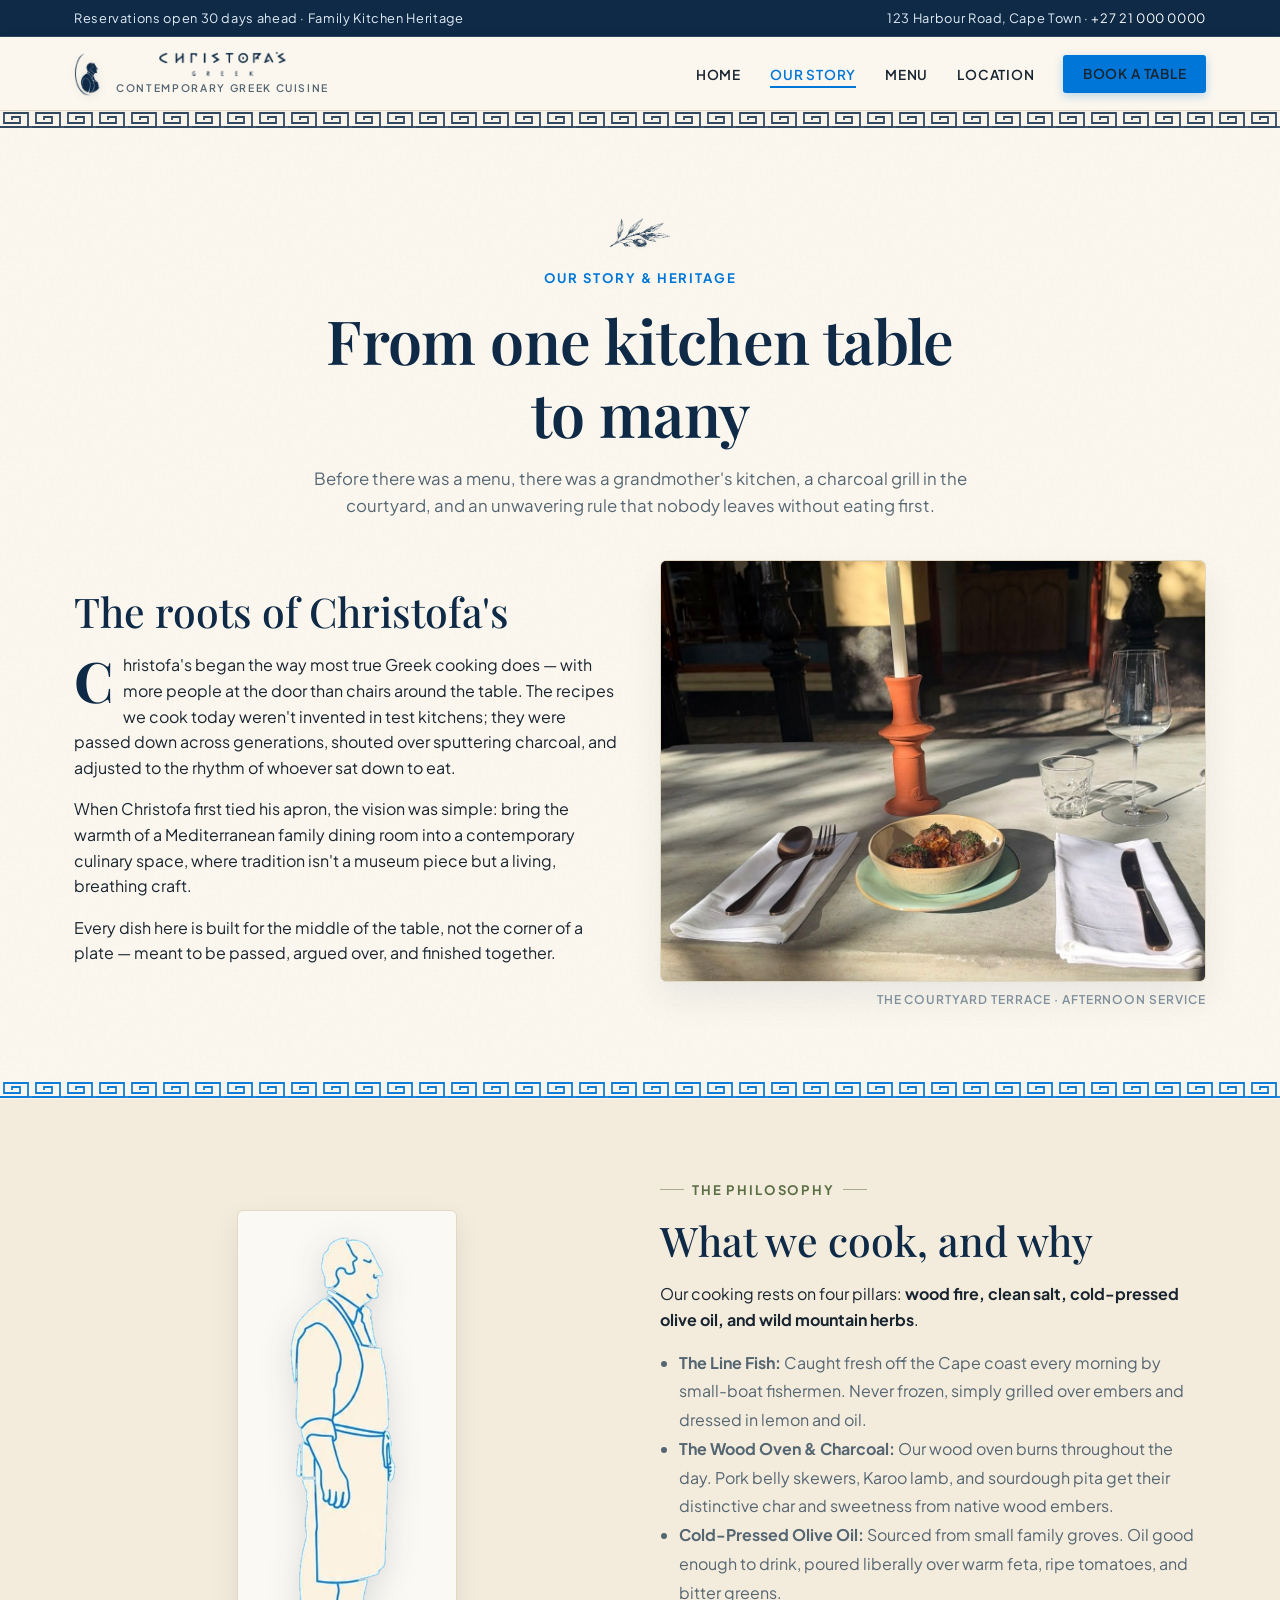
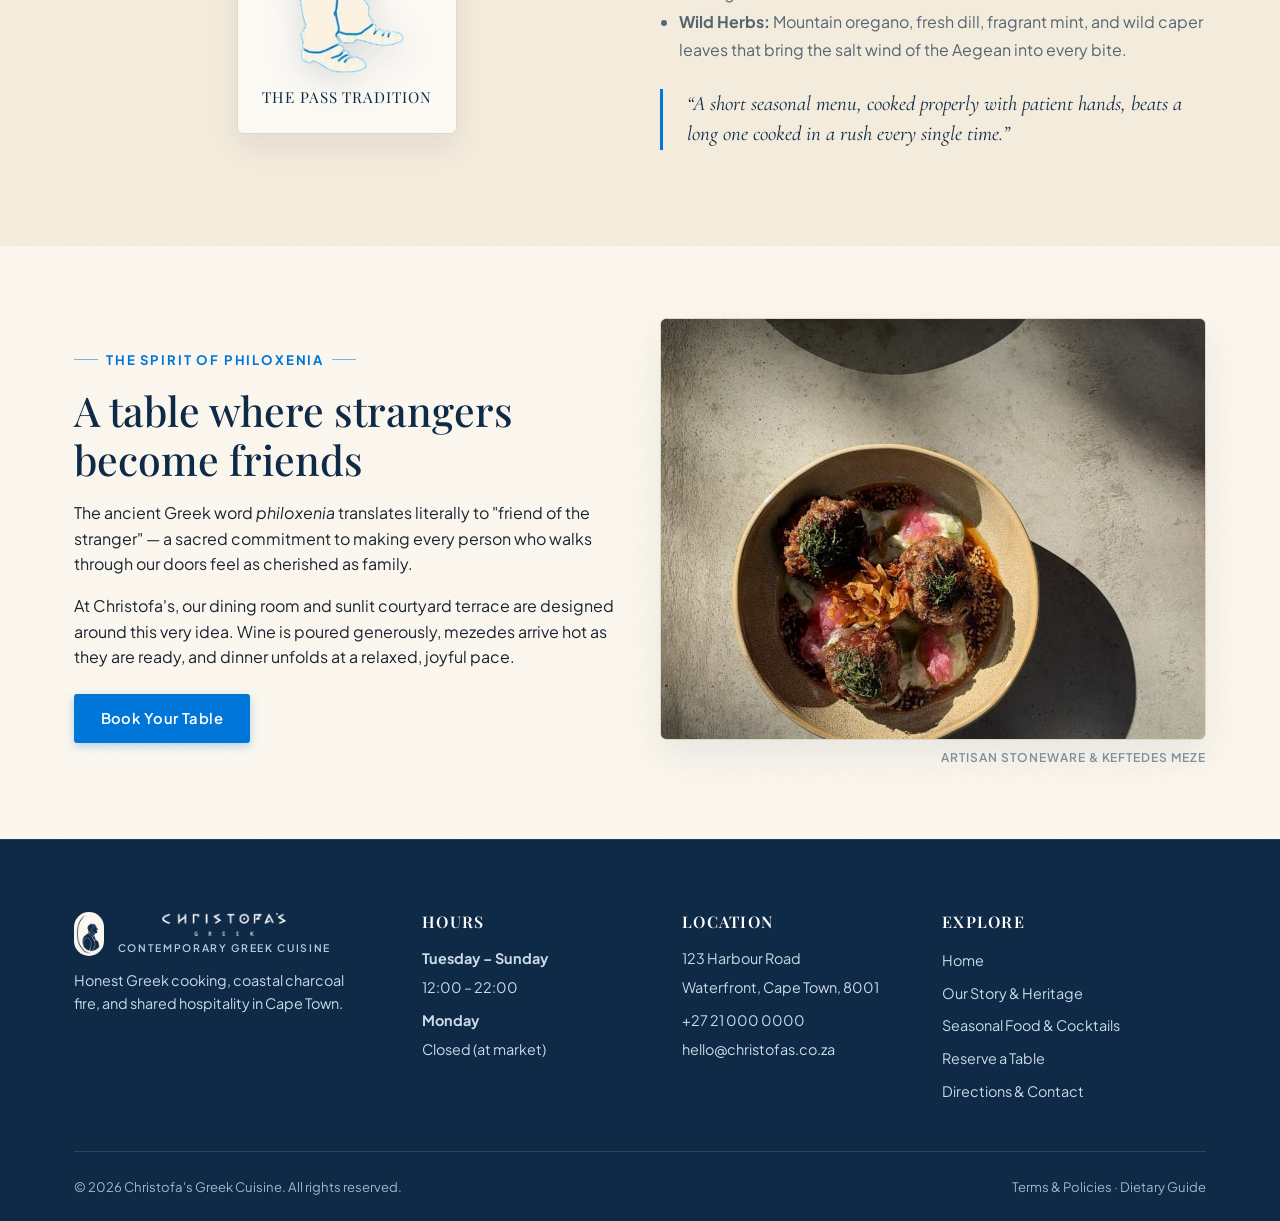
<file: our-story.html>
<!DOCTYPE html>
<html lang="en">
<head>
  <meta charset="UTF-8">
  <meta name="viewport" content="width=device-width, initial-scale=1.0">
  <title>Our Story &amp; Heritage — Christofa's | Contemporary Greek Cuisine</title>
  <meta name="description" content="Discover the story of Christofa's: from a family kitchen table and courtyard charcoal grill to contemporary Greek dining on Harbour Road in Cape Town.">
  <link rel="icon" type="image/png" href="assets/img/favicon.png">
  <link rel="preconnect" href="https://fonts.googleapis.com">
  <link rel="preconnect" href="https://fonts.gstatic.com" crossorigin>
  <link href="https://fonts.googleapis.com/css2?family=Cormorant+Garamond:ital,wght@1,500;1,600&family=Playfair+Display:ital,wght@0,500;0,600;0,700;1,500&family=Plus+Jakarta+Sans:wght@400;500;600;700&display=swap" rel="stylesheet">
  <link rel="stylesheet" href="assets/css/style.css">
</head>
<body>

  <!-- Top Announcement Bar -->
  <div class="top-bar">
    <div class="container top-bar__inner">
      <span>Reservations open 30 days ahead · Family Kitchen Heritage</span>
      <span>123 Harbour Road, Cape Town · <a href="tel:+27210000000">+27 21 000 0000</a></span>
    </div>
  </div>

  <!-- Header -->
  <header class="site-header">
    <div class="container site-header__inner">
      <a href="index.html" class="brand" aria-label="Christofa's Home">
        <img src="assets/img/logo-cameo-transparent.png" alt="Christofa's Cameo Logo" class="brand__logo-img">
        <div class="brand__text">
          <img src="assets/img/logo-wordmark.png" alt="Christofa's" class="brand__wordmark-img">
          <span class="brand__tagline">Contemporary Greek Cuisine</span>
        </div>
      </a>

      <button class="nav-toggle" aria-expanded="false" aria-label="Toggle navigation">☰</button>

      <ul class="nav-list">
        <li><a href="index.html">Home</a></li>
        <li><a href="our-story.html" aria-current="page">Our Story</a></li>
        <li><a href="menu.html">Menu</a></li>
        <li><a href="contact.html">Location</a></li>
        <li><a href="book.html" class="btn btn-primary btn-sm">Book a Table</a></li>
      </ul>
    </div>
  </header>

  <!-- Greek Key Band -->
  <div class="greek-key-band" aria-hidden="true"></div>

  <!-- Hero / Introduction -->
  <section class="section">
    <div class="container">
      <div class="section__head">
        <img src="assets/img/olive-sprig.png" alt="" class="vignette-icon">
        <span class="eyebrow eyebrow--no-lines">Our Story &amp; Heritage</span>
        <h1>From one kitchen table to many</h1>
        <p>Before there was a menu, there was a grandmother's kitchen, a charcoal grill in the courtyard, and an unwavering rule that nobody leaves without eating first.</p>
      </div>

      <div class="grid-2" style="margin-top: var(--space-4);">
        <div>
          <h2>The roots of Christofa's</h2>
          <p class="drop-cap">Christofa's began the way most true Greek cooking does — with more people at the door than chairs around the table. The recipes we cook today weren't invented in test kitchens; they were passed down across generations, shouted over sputtering charcoal, and adjusted to the rhythm of whoever sat down to eat.</p>
          <p>When Christofa first tied his apron, the vision was simple: bring the warmth of a Mediterranean family dining room into a contemporary culinary space, where tradition isn't a museum piece but a living, breathing craft.</p>
          <p>Every dish here is built for the middle of the table, not the corner of a plate — meant to be passed, argued over, and finished together.</p>
        </div>
        <div>
          <div style="border-radius: var(--radius-sm); overflow: hidden; box-shadow: 0 16px 36px var(--color-shadow); border: 1px solid var(--color-line);">
            <img src="assets/img/dish-keftedes-table.jpg" alt="Christofa's sunlit table set for an afternoon meze feast" style="width: 100%; height: 420px; object-fit: cover;">
          </div>
          <span style="display:block; margin-top:0.5rem; text-align:right; font-size:0.75rem; letter-spacing:0.08em; text-transform:uppercase; color:var(--color-ink-muted); font-weight:600;">The Courtyard Terrace · Afternoon Service</span>
        </div>
      </div>
    </div>
  </section>

  <!-- Greek Key Divider -->
  <div class="greek-key-band greek-key-band--blue" aria-hidden="true"></div>

  <!-- Section: Fire, Water & Earth -->
  <section class="section section--alt">
    <div class="container">
      <div class="grid-2">
        <div style="text-align: center; position: relative;">
          <!-- Transparent standing chef silhouette over warm card -->
          <div style="background: rgba(255,255,255,0.7); border: 1px solid var(--color-line); border-radius: var(--radius-sm); padding: var(--space-3); display: inline-block; box-shadow: 0 12px 30px var(--color-shadow);">
            <img src="assets/img/chef-standing.png" alt="Christofa — Head of the Pass" style="max-height: 440px; margin-inline: auto; filter: drop-shadow(0 8px 16px rgba(14,42,71,0.15));">
            <span style="display:block; margin-top:0.6rem; font-family:var(--font-display); font-size:0.95rem; color:var(--color-navy); letter-spacing:0.06em; text-transform:uppercase;">The Pass Tradition</span>
          </div>
        </div>
        <div>
          <span class="eyebrow eyebrow--olive">The Philosophy</span>
          <h2>What we cook, and why</h2>
          <p>Our cooking rests on four pillars: <strong>wood fire, clean salt, cold-pressed olive oil, and wild mountain herbs</strong>.</p>
          <ul style="padding-left: 1.2rem; color: var(--color-ink-soft); line-height: 1.8; margin-bottom: var(--space-3);">
            <li><strong>The Line Fish:</strong> Caught fresh off the Cape coast every morning by small-boat fishermen. Never frozen, simply grilled over embers and dressed in lemon and oil.</li>
            <li><strong>The Wood Oven &amp; Charcoal:</strong> Our wood oven burns throughout the day. Pork belly skewers, Karoo lamb, and sourdough pita get their distinctive char and sweetness from native wood embers.</li>
            <li><strong>Cold-Pressed Olive Oil:</strong> Sourced from small family groves. Oil good enough to drink, poured liberally over warm feta, ripe tomatoes, and bitter greens.</li>
            <li><strong>Wild Herbs:</strong> Mountain oregano, fresh dill, fragrant mint, and wild caper leaves that bring the salt wind of the Aegean into every bite.</li>
          </ul>
          <div class="quote-box">
            “A short seasonal menu, cooked properly with patient hands, beats a long one cooked in a rush every single time.”
          </div>
        </div>
      </div>
    </div>
  </section>

  <!-- Section: Philoxenia (Hospitality) -->
  <section class="section">
    <div class="container">
      <div class="grid-2">
        <div>
          <span class="eyebrow">The Spirit of Philoxenia</span>
          <h2>A table where strangers become friends</h2>
          <p>The ancient Greek word <em>philoxenia</em> translates literally to "friend of the stranger" — a sacred commitment to making every person who walks through our doors feel as cherished as family.</p>
          <p>At Christofa's, our dining room and sunlit courtyard terrace are designed around this very idea. Wine is poured generously, mezedes arrive hot as they are ready, and dinner unfolds at a relaxed, joyful pace.</p>
          <div style="margin-top: var(--space-3);">
            <a href="book.html" class="btn btn-primary">Book Your Table</a>
          </div>
        </div>
        <div>
          <div style="border-radius: var(--radius-sm); overflow: hidden; box-shadow: 0 16px 36px var(--color-shadow); border: 1px solid var(--color-line);">
            <img src="assets/img/dish-keftedes-stone.jpg" alt="Artisan tableware and keftedes meze served on stone table" style="width: 100%; height: 420px; object-fit: cover;">
          </div>
          <span style="display:block; margin-top:0.5rem; text-align:right; font-size:0.75rem; letter-spacing:0.08em; text-transform:uppercase; color:var(--color-ink-muted); font-weight:600;">Artisan Stoneware &amp; Keftedes Meze</span>
        </div>
      </div>
    </div>
  </section>

  <!-- Footer -->
  <footer class="site-footer">
    <div class="container">
      <div class="footer__grid">
        <div class="footer__brand">
          <div class="brand" style="margin-bottom: 0.6rem;">
            <img src="assets/img/logo-cameo-transparent.png" alt="Christofa's" class="footer__logo-img">
            <div class="brand__text">
              <img src="assets/img/logo-wordmark-white.png" alt="Christofa's" class="footer__wordmark-img">
              <span class="brand__tagline">Contemporary Greek Cuisine</span>
            </div>
          </div>
          <p class="footer__desc">Honest Greek cooking, coastal charcoal fire, and shared hospitality in Cape Town.</p>
        </div>

        <div class="footer__col">
          <h4>Hours</h4>
          <p><strong>Tuesday – Sunday</strong></p>
          <p>12:00 – 22:00</p>
          <p style="margin-top: 0.6rem;"><strong>Monday</strong></p>
          <p>Closed (at market)</p>
        </div>

        <div class="footer__col">
          <h4>Location</h4>
          <p>123 Harbour Road</p>
          <p>Waterfront, Cape Town, 8001</p>
          <p style="margin-top: 0.6rem;"><a href="tel:+27210000000">+27 21 000 0000</a></p>
          <p><a href="mailto:hello@christofas.co.za">hello@christofas.co.za</a></p>
        </div>

        <div class="footer__col">
          <h4>Explore</h4>
          <ul class="footer__nav">
            <li><a href="index.html">Home</a></li>
            <li><a href="our-story.html">Our Story &amp; Heritage</a></li>
            <li><a href="menu.html">Seasonal Food &amp; Cocktails</a></li>
            <li><a href="book.html">Reserve a Table</a></li>
            <li><a href="contact.html">Directions &amp; Contact</a></li>
          </ul>
        </div>
      </div>

      <div class="footer__bottom">
        <div>&copy; <span data-year>2026</span> Christofa's Greek Cuisine. All rights reserved.</div>
        <div>
          <a href="contact.html">Terms &amp; Policies</a> · 
          <a href="contact.html">Dietary Guide</a>
        </div>
      </div>
    </div>
  </footer>

  <script src="assets/js/main.js"></script>
</body>
</html>
</file>
<file: assets/css/style.css>
/* ==========================================================================
   Christofa's — Contemporary Greek Cuisine
   Enhanced Theme & Asset System:
   Aegean Cobalt, Tactile Parchment Grain, Deep Navy Ink,
   Terracotta Warmth, Gold Leaf Foil Accents & Classical Greek Meander.
   ========================================================================== */

:root {
  /* Brand Palette from official logo & printed menu materials */
  --color-bg: #FBF7EE;
  --color-bg-alt: #F3EBDB;
  --color-bg-card: #FFFFFF;
  --color-surface: #FFFFFF;
  
  --color-navy: #0E2A47;
  --color-navy-light: #16385C;
  --color-cobalt: #0077D8;
  --color-cobalt-hover: #005FA8;
  --color-cobalt-soft: #E8F3FC;
  
  --color-terracotta: #C85A32;
  --color-terracotta-soft: #F9EFE9;
  --color-olive: #5B6F45;
  --color-olive-soft: #F1F4ED;
  --color-gold: #C59B3F;
  --color-gold-soft: #FDF8EC;
  --color-bronze: #A86A3D;
  
  --color-ink: #182430;
  --color-ink-soft: #556673;
  --color-ink-muted: #7F8F9B;
  
  --color-line: #E2D7C3;
  --color-line-subtle: #EDE4D4;
  --color-shadow: rgba(14, 42, 71, 0.08);
  --color-shadow-lg: rgba(14, 42, 71, 0.16);

  /* Typography */
  --font-display: "Playfair Display", Georgia, serif;
  --font-serif-sub: "Cormorant Garamond", Georgia, serif;
  --font-body: "Plus Jakarta Sans", "IBM Plex Sans", -apple-system, BlinkMacSystemFont, "Segoe UI", sans-serif;

  --max-measure: 68ch;
  --container: 1180px;
  --container-narrow: 840px;
  
  --radius-xs: 3px;
  --radius-sm: 6px;
  --radius-md: 10px;
  --radius-lg: 16px;
  --radius-full: 9999px;

  --space-1: 0.5rem;
  --space-2: 1rem;
  --space-3: 1.5rem;
  --space-4: 2.5rem;
  --space-5: 4.5rem;
  --space-6: 7.5rem;
  
  --transition: 0.24s cubic-bezier(0.16, 1, 0.3, 1);
}

*, *::before, *::after {
  box-sizing: border-box;
}

html {
  scroll-behavior: smooth;
  font-size: 16px;
}

body {
  margin: 0;
  background-color: var(--color-bg);
  background-image: url("../img/parchment-tile.png");
  background-repeat: repeat;
  color: var(--color-ink);
  font-family: var(--font-body);
  line-height: 1.6;
  -webkit-font-smoothing: antialiased;
  -moz-osx-font-smoothing: grayscale;
}

img {
  max-width: 100%;
  height: auto;
  display: block;
}

a {
  color: var(--color-cobalt);
  text-decoration: none;
  transition: color var(--transition);
}
a:hover {
  color: var(--color-navy);
}

h1, h2, h3, h4 {
  font-family: var(--font-display);
  font-weight: 500;
  line-height: 1.2;
  color: var(--color-navy);
  margin: 0 0 var(--space-2);
}

h1 { font-size: clamp(2.3rem, 4.8vw, 3.8rem); font-weight: 600; letter-spacing: -0.01em; }
h2 { font-size: clamp(1.8rem, 3.2vw, 2.6rem); font-weight: 500; }
h3 { font-size: 1.35rem; font-weight: 600; }
h4 { font-size: 1.1rem; font-weight: 600; }

p {
  margin: 0 0 var(--space-2);
  max-width: var(--max-measure);
}

.container {
  width: 100%;
  max-width: var(--container);
  margin-inline: auto;
  padding-inline: var(--space-3);
}

.container-narrow {
  width: 100%;
  max-width: var(--container-narrow);
  margin-inline: auto;
  padding-inline: var(--space-3);
}

:focus-visible {
  outline: 2px solid var(--color-cobalt);
  outline-offset: 3px;
}

/* ==========================================================================
   Utility & Decorative Elements
   ========================================================================== */

.top-bar {
  background: var(--color-navy);
  color: #E2EDF5;
  font-size: 0.8rem;
  letter-spacing: 0.05em;
  padding-block: 0.5rem;
  border-bottom: 1px solid rgba(255, 255, 255, 0.12);
}
.top-bar__inner {
  display: flex;
  justify-content: space-between;
  align-items: center;
  flex-wrap: wrap;
  gap: 0.5rem;
}
.top-bar a {
  color: #FFFFFF;
}
.top-bar a:hover {
  color: #BDE0FE;
}

/* Seamless Greek key band at exact 1:1 scale (32x18) */
.greek-key-band {
  height: 18px;
  width: 100%;
  background-image: url("../img/greek-key.svg");
  background-repeat: repeat-x;
  background-size: 32px 18px;
  opacity: 0.85;
}

.greek-key-band--blue {
  background-image: url("../img/greek-key-blue.svg");
  opacity: 0.95;
}

.eyebrow {
  display: inline-flex;
  align-items: center;
  gap: 0.5rem;
  font-family: var(--font-body);
  font-size: 0.82rem;
  font-weight: 700;
  letter-spacing: 0.14em;
  text-transform: uppercase;
  color: var(--color-cobalt);
  margin-bottom: var(--space-2);
}
.eyebrow--olive {
  color: var(--color-olive);
}
.eyebrow--gold {
  color: var(--color-gold);
}
.eyebrow::before, .eyebrow::after {
  content: "";
  display: inline-block;
  width: 1.5rem;
  height: 1px;
  background: currentColor;
  opacity: 0.5;
}
.eyebrow--no-lines::before, .eyebrow--no-lines::after {
  display: none;
}

.vignette-icon {
  display: block;
  margin-inline: auto;
  width: 64px;
  height: auto;
  opacity: 0.95;
  margin-block: var(--space-2);
  filter: drop-shadow(0 1px 3px rgba(14, 42, 71, 0.08));
}

/* Drop Cap for Editorial Story */
.drop-cap::first-letter {
  font-family: var(--font-display);
  font-size: 3.5rem;
  line-height: 0.85;
  float: left;
  margin-right: 0.65rem;
  margin-top: 0.25rem;
  color: var(--color-navy);
  font-weight: 700;
}

/* Buttons */
.btn {
  display: inline-flex;
  align-items: center;
  justify-content: center;
  gap: 0.6rem;
  font-family: var(--font-body);
  font-size: 0.92rem;
  font-weight: 600;
  letter-spacing: 0.03em;
  text-decoration: none;
  padding: 0.75rem 1.6rem;
  border-radius: var(--radius-xs);
  border: 1px solid transparent;
  cursor: pointer;
  transition: all var(--transition);
  white-space: nowrap;
  min-height: 44px;
}

.btn-primary {
  background: var(--color-cobalt);
  color: #FFFFFF;
  box-shadow: 0 3px 10px rgba(0, 119, 216, 0.28);
}
.btn-primary:hover {
  background: var(--color-navy);
  color: #FFFFFF;
  box-shadow: 0 6px 16px rgba(14, 42, 71, 0.24);
  transform: translateY(-2px);
}

.btn-secondary {
  background: var(--color-navy);
  color: #FFFFFF;
}
.btn-secondary:hover {
  background: var(--color-cobalt);
  color: #FFFFFF;
  transform: translateY(-1px);
}

.btn-ghost {
  background: transparent;
  border-color: var(--color-navy);
  color: var(--color-navy);
}
.btn-ghost:hover {
  background: var(--color-navy);
  color: #FFFFFF;
  transform: translateY(-1px);
}

.btn-white {
  background: #FFFFFF;
  color: var(--color-navy);
  border-color: #FFFFFF;
}
.btn-white:hover {
  background: var(--color-bg-alt);
  color: var(--color-cobalt);
}

.btn-sm {
  padding: 0.5rem 1.15rem;
  font-size: 0.85rem;
  min-height: 38px;
}

/* ==========================================================================
   Header & Navigation
   ========================================================================== */

.site-header {
  position: sticky;
  top: 0;
  z-index: 100;
  background: rgba(251, 247, 238, 0.96);
  backdrop-filter: blur(12px);
  border-bottom: 1px solid var(--color-line);
  box-shadow: 0 4px 20px rgba(14, 42, 71, 0.04);
  transition: background var(--transition), box-shadow var(--transition);
}

.site-header__inner {
  display: flex;
  align-items: center;
  justify-content: space-between;
  padding-block: 0.85rem;
  gap: var(--space-2);
}

.brand {
  display: flex;
  align-items: center;
  gap: 0.85rem;
  text-decoration: none;
  color: var(--color-navy);
}

/* Authentic Cameo Medallion (preserved natural oval ratio without artificial circle crop) */
.brand__logo-img {
  height: 2.75rem;
  width: auto;
  aspect-ratio: 128 / 199;
  object-fit: contain;
  display: block;
  filter: drop-shadow(0 2px 4px rgba(14, 42, 71, 0.12));
}

.brand__text {
  display: flex;
  flex-direction: column;
}

/* Bespoke Greek Uncial Wordmark extracted from original materials */
.brand__wordmark-img {
  height: 1.65rem;
  width: auto;
  object-fit: contain;
  display: block;
}

.brand__tagline {
  font-size: 0.65rem;
  letter-spacing: 0.16em;
  text-transform: uppercase;
  color: var(--color-ink-soft);
  margin-top: 0.15rem;
  font-weight: 600;
}

.nav-list {
  display: flex;
  gap: 1.8rem;
  list-style: none;
  margin: 0;
  padding: 0;
  align-items: center;
}

.nav-list a {
  color: var(--color-ink);
  font-size: 0.85rem;
  font-weight: 600;
  letter-spacing: 0.06em;
  text-transform: uppercase;
  padding-block: 0.3rem;
  position: relative;
  transition: color var(--transition);
}
.nav-list a::after {
  content: "";
  position: absolute;
  bottom: 0;
  left: 0;
  width: 0;
  height: 2px;
  background: var(--color-cobalt);
  transition: width var(--transition);
}
.nav-list a:hover,
.nav-list a[aria-current="page"] {
  color: var(--color-cobalt);
}
.nav-list a:hover::after,
.nav-list a[aria-current="page"]::after {
  width: 100%;
}

.nav-toggle {
  display: none;
  background: none;
  border: 1px solid var(--color-line);
  border-radius: var(--radius-xs);
  padding: 0.5rem 0.75rem;
  font-size: 1.3rem;
  color: var(--color-navy);
  cursor: pointer;
  min-height: 42px;
  min-width: 42px;
}

/* ==========================================================================
   Hero Section
   ========================================================================== */

.hero {
  position: relative;
  padding-block: var(--space-5) var(--space-5);
  background: linear-gradient(180deg, rgba(251, 247, 238, 0.4) 0%, rgba(243, 235, 219, 0.8) 100%);
  border-bottom: 1px solid var(--color-line);
  overflow: hidden;
}

.hero__inner {
  display: grid;
  grid-template-columns: 1.15fr 0.85fr;
  align-items: center;
  gap: var(--space-4);
}

.hero__text {
  max-width: 580px;
}
.hero__title {
  margin-bottom: var(--space-3);
  text-shadow: 0 1px 2px rgba(255, 255, 255, 0.8);
}
.hero__desc {
  font-size: 1.12rem;
  line-height: 1.65;
  color: var(--color-ink-soft);
  margin-bottom: var(--space-3);
}

.hero__actions {
  display: flex;
  align-items: center;
  gap: var(--space-2);
  flex-wrap: wrap;
  margin-bottom: var(--space-4);
}

.hero__meta {
  display: flex;
  gap: var(--space-3);
  padding-top: var(--space-3);
  border-top: 1px solid var(--color-line);
}
.hero__meta-item {
  display: flex;
  flex-direction: column;
}
.hero__meta-label {
  font-size: 0.72rem;
  letter-spacing: 0.1em;
  text-transform: uppercase;
  color: var(--color-ink-muted);
  font-weight: 600;
}
.hero__meta-val {
  font-size: 0.95rem;
  font-weight: 600;
  color: var(--color-navy);
}

.hero__media {
  position: relative;
}
.hero__media-card {
  position: relative;
  border-radius: var(--radius-sm);
  overflow: hidden;
  box-shadow: 0 20px 45px var(--color-shadow-lg);
  border: 1px solid var(--color-line);
  background: #FFFFFF;
}
.hero__media-card img {
  width: 100%;
  height: 480px;
  object-fit: cover;
  object-position: 58% 55%;
  transition: transform 0.6s ease;
}
.hero__media-card:hover img {
  transform: scale(1.025);
}

.hero__media-badge {
  position: absolute;
  bottom: var(--space-3);
  left: var(--space-3);
  background: rgba(14, 42, 71, 0.92);
  backdrop-filter: blur(8px);
  color: #FFFFFF;
  padding: 0.65rem 1.1rem;
  border-radius: var(--radius-xs);
  display: flex;
  align-items: center;
  gap: 0.65rem;
  font-size: 0.85rem;
  border: 1px solid rgba(255, 255, 255, 0.15);
  box-shadow: 0 4px 14px rgba(0, 0, 0, 0.25);
}
.hero__badge-dot {
  width: 8px;
  height: 8px;
  border-radius: 50%;
  background: #2ECC71;
  box-shadow: 0 0 8px #2ECC71;
}

/* Quick Booking Bar */
.quick-book {
  background: var(--color-surface);
  border: 1px solid var(--color-line);
  border-radius: var(--radius-sm);
  padding: var(--space-2) var(--space-3);
  margin-top: -2rem;
  position: relative;
  z-index: 20;
  box-shadow: 0 12px 28px var(--color-shadow);
}
.quick-book__form {
  display: grid;
  grid-template-columns: repeat(3, 1fr) auto;
  gap: var(--space-2);
  align-items: flex-end;
}
.quick-book__field {
  display: flex;
  flex-direction: column;
  gap: 0.35rem;
}
.quick-book__field label {
  font-size: 0.78rem;
  font-weight: 700;
  letter-spacing: 0.05em;
  text-transform: uppercase;
  color: var(--color-navy);
}
.quick-book__field select,
.quick-book__field input {
  padding: 0.65rem 0.8rem;
  font-family: var(--font-body);
  font-size: 0.95rem;
  border: 1px solid var(--color-line);
  border-radius: var(--radius-xs);
  background: var(--color-bg);
  color: var(--color-ink);
}

/* ==========================================================================
   Sections & Layout
   ========================================================================== */

.section {
  padding-block: var(--space-5);
  position: relative;
}
.section--alt {
  background-color: var(--color-bg-alt);
}
.section--white {
  background-color: #FFFFFF;
}
.section--navy {
  background-color: var(--color-navy);
  color: #E6EFF5;
}
.section--navy h2,
.section--navy h3 {
  color: #FFFFFF;
}

.section__head {
  text-align: center;
  max-width: 680px;
  margin-inline: auto;
  margin-bottom: var(--space-4);
}
.section__head p {
  margin-inline: auto;
  color: var(--color-ink-soft);
  font-size: 1.05rem;
}
.section--navy .section__head p {
  color: #B5CCE0;
}

.grid-3 {
  display: grid;
  grid-template-columns: repeat(3, 1fr);
  gap: var(--space-3);
}

.grid-2 {
  display: grid;
  grid-template-columns: repeat(2, 1fr);
  gap: var(--space-4);
  align-items: center;
}

/* ==========================================================================
   Dish Cards & Culinary Highlights
   ========================================================================== */

.dish-card {
  background: var(--color-surface);
  border: 1px solid var(--color-line);
  border-radius: var(--radius-sm);
  overflow: hidden;
  box-shadow: 0 4px 14px var(--color-shadow);
  transition: transform var(--transition), box-shadow var(--transition);
  display: flex;
  flex-direction: column;
}
.dish-card:hover {
  transform: translateY(-4px);
  box-shadow: 0 14px 28px var(--color-shadow);
}

.dish-card__media {
  position: relative;
  aspect-ratio: 4 / 3;
  overflow: hidden;
  background: var(--color-bg-alt);
}
.dish-card__media img {
  width: 100%;
  height: 100%;
  object-fit: cover;
  transition: transform 0.5s ease;
}
.dish-card:hover .dish-card__media img {
  transform: scale(1.05);
}

/* Individual Dish Focal Positions */
.dish-img--pork {
  object-position: center 48%;
}
.dish-img--keftedes {
  object-position: center 72%;
}
.dish-img--meze {
  object-position: center 55%;
}

.dish-card__tag {
  position: absolute;
  top: var(--space-1);
  right: var(--space-1);
  background: rgba(14, 42, 71, 0.9);
  color: #FFFFFF;
  font-size: 0.72rem;
  letter-spacing: 0.08em;
  text-transform: uppercase;
  padding: 0.25rem 0.65rem;
  border-radius: var(--radius-xs);
  font-weight: 600;
  box-shadow: 0 2px 6px rgba(0, 0, 0, 0.2);
}

.dish-card__body {
  padding: var(--space-3);
  display: flex;
  flex-direction: column;
  flex-grow: 1;
}

.dish-card__header {
  display: flex;
  justify-content: space-between;
  align-items: baseline;
  gap: var(--space-1);
  margin-bottom: 0.4rem;
}
.dish-card__title {
  font-family: var(--font-display);
  font-size: 1.25rem;
  margin: 0;
  color: var(--color-navy);
}
.dish-card__price {
  font-family: var(--font-display);
  font-size: 1.2rem;
  font-weight: 600;
  color: var(--color-cobalt);
  white-space: nowrap;
}

.dish-card__desc {
  font-size: 0.92rem;
  color: var(--color-ink-soft);
  margin-bottom: var(--space-2);
  flex-grow: 1;
}

.dish-card__footer {
  padding-top: var(--space-1);
  border-top: 1px solid var(--color-line-subtle);
  display: flex;
  justify-content: space-between;
  align-items: center;
  font-size: 0.8rem;
  color: var(--color-olive);
  font-weight: 600;
}

/* ==========================================================================
   Story / Craft / Philosophy Split Section
   ========================================================================== */

.story-split {
  display: grid;
  grid-template-columns: 0.9fr 1.1fr;
  gap: var(--space-5);
  align-items: center;
}

.story-split__poster {
  position: relative;
  text-align: center;
}
.story-split__poster img {
  border-radius: var(--radius-sm);
  box-shadow: 0 18px 36px var(--color-shadow-lg);
  max-height: 520px;
  margin-inline: auto;
  border: 1px solid var(--color-line);
}

.story-split__content h2 {
  margin-bottom: var(--space-3);
}

.quote-box {
  border-left: 3px solid var(--color-cobalt);
  padding-left: var(--space-3);
  margin-block: var(--space-3);
  font-family: var(--font-serif-sub);
  font-style: italic;
  font-size: 1.3rem;
  color: var(--color-navy);
  line-height: 1.45;
}

/* ==========================================================================
   Cocktails Section
   ========================================================================== */

.cocktail-grid {
  display: grid;
  grid-template-columns: repeat(auto-fill, minmax(260px, 1fr));
  gap: var(--space-2);
}

.cocktail-item {
  background: rgba(255, 255, 255, 0.08);
  border: 1px solid rgba(255, 255, 255, 0.15);
  border-radius: var(--radius-xs);
  padding: 1.1rem 1.25rem;
  display: flex;
  justify-content: space-between;
  align-items: center;
  transition: all var(--transition);
}
.cocktail-item:hover {
  background: rgba(255, 255, 255, 0.16);
  transform: translateY(-2px);
  border-color: rgba(255, 255, 255, 0.3);
}
.cocktail-item__name {
  font-weight: 600;
  font-size: 0.95rem;
  color: #FFFFFF;
}
.cocktail-item__price {
  font-family: var(--font-display);
  font-size: 1.1rem;
  color: #BDE0FE;
  font-weight: 600;
}

/* ==========================================================================
   Menu Page Styles
   ========================================================================== */

.menu-legend {
  display: flex;
  justify-content: center;
  gap: 1.4rem;
  flex-wrap: wrap;
  margin-bottom: var(--space-3);
  font-size: 0.82rem;
  color: var(--color-ink-soft);
}
.menu-legend-item {
  display: inline-flex;
  align-items: center;
  gap: 0.4rem;
}

.menu-filter-nav {
  display: flex;
  justify-content: center;
  gap: 0.5rem;
  flex-wrap: wrap;
  margin-bottom: var(--space-4);
}
.menu-filter-btn {
  background: var(--color-surface);
  border: 1px solid var(--color-line);
  padding: 0.55rem 1.25rem;
  font-family: var(--font-body);
  font-size: 0.85rem;
  font-weight: 600;
  letter-spacing: 0.04em;
  text-transform: uppercase;
  color: var(--color-navy);
  border-radius: var(--radius-full);
  cursor: pointer;
  transition: all var(--transition);
}
.menu-filter-btn:hover,
.menu-filter-btn.is-active {
  background: var(--color-navy);
  border-color: var(--color-navy);
  color: #FFFFFF;
  box-shadow: 0 4px 12px var(--color-shadow);
}

.menu-category {
  margin-bottom: var(--space-5);
}
.menu-category__head {
  text-align: center;
  margin-bottom: var(--space-3);
  padding-bottom: var(--space-2);
  border-bottom: 1px solid var(--color-line);
}
.menu-category__title {
  text-transform: uppercase;
  letter-spacing: 0.12em;
  font-size: 1.4rem;
  color: var(--color-navy);
  margin: 0;
}
.menu-category__subtitle {
  font-family: var(--font-serif-sub);
  font-style: italic;
  font-size: 1.15rem;
  color: var(--color-ink-soft);
}

.menu-list-grid {
  display: grid;
  grid-template-columns: repeat(2, 1fr);
  gap: var(--space-3) var(--space-4);
}

.menu-entry {
  display: flex;
  justify-content: space-between;
  align-items: flex-start;
  gap: var(--space-2);
  padding-bottom: var(--space-2);
  border-bottom: 1px dashed var(--color-line);
}
.menu-entry__title-row {
  display: flex;
  align-items: center;
  gap: 0.5rem;
  flex-wrap: wrap;
}
.menu-entry__name {
  font-weight: 700;
  font-size: 1.05rem;
  color: var(--color-navy);
  text-transform: uppercase;
  letter-spacing: 0.04em;
}
.menu-entry__badge {
  font-size: 0.65rem;
  font-weight: 700;
  padding: 0.15rem 0.45rem;
  border-radius: var(--radius-xs);
  text-transform: uppercase;
}
.badge-signature {
  background: var(--color-cobalt-soft);
  color: var(--color-cobalt);
}
.badge-gf {
  background: var(--color-olive-soft);
  color: var(--color-olive);
}
.badge-v {
  background: #EAF8E6;
  color: #2D6A28;
}

.menu-entry__desc {
  font-size: 0.9rem;
  color: var(--color-ink-soft);
  margin-top: 0.25rem;
  margin-bottom: 0;
}
.menu-entry__price {
  font-family: var(--font-display);
  font-size: 1.15rem;
  font-weight: 600;
  color: var(--color-cobalt);
  white-space: nowrap;
  margin-left: auto;
}

/* Printed Sheets Showcase Card */
.menu-sheets-box {
  background: var(--color-surface);
  border: 1px solid var(--color-line);
  border-radius: var(--radius-sm);
  padding: var(--space-4);
  margin-top: var(--space-4);
  text-align: center;
  box-shadow: 0 10px 28px var(--color-shadow);
}
.menu-sheets-grid {
  display: grid;
  grid-template-columns: repeat(2, 1fr);
  gap: var(--space-3);
  margin-top: var(--space-3);
}
.menu-sheet-thumb {
  position: relative;
  border-radius: var(--radius-xs);
  overflow: hidden;
  border: 1px solid var(--color-line);
  cursor: pointer;
  background: var(--color-bg-alt);
}
.menu-sheet-thumb img {
  width: 100%;
  height: 380px;
  object-fit: cover;
  transition: transform var(--transition);
}
.menu-sheet-thumb:hover img {
  transform: scale(1.02);
}
.menu-sheet-thumb__overlay {
  position: absolute;
  inset: 0;
  background: rgba(14, 42, 71, 0.48);
  display: flex;
  align-items: center;
  justify-content: center;
  opacity: 0;
  transition: opacity var(--transition);
  color: #FFFFFF;
  font-weight: 600;
  font-size: 0.95rem;
}
.menu-sheet-thumb:hover .menu-sheet-thumb__overlay {
  opacity: 1;
}

/* ==========================================================================
   Booking Page Styles
   ========================================================================== */

.booking-wrapper {
  max-width: 720px;
  margin-inline: auto;
  background: var(--color-surface);
  border: 1px solid var(--color-line);
  border-radius: var(--radius-sm);
  padding: var(--space-4);
  box-shadow: 0 14px 36px var(--color-shadow);
}

.booking__steps {
  display: flex;
  justify-content: space-between;
  list-style: none;
  padding: 0;
  margin: 0 0 var(--space-4);
  position: relative;
}
.booking__steps::before {
  content: "";
  position: absolute;
  top: 1.1rem;
  left: 2rem;
  right: 2rem;
  height: 2px;
  background: var(--color-line);
  z-index: 1;
}
.booking__steps li {
  position: relative;
  z-index: 2;
  text-align: center;
  flex: 1;
  font-size: 0.82rem;
  font-weight: 600;
  letter-spacing: 0.04em;
  text-transform: uppercase;
  color: var(--color-ink-muted);
}
.booking__steps-num {
  width: 2.2rem;
  height: 2.2rem;
  border-radius: 50%;
  background: var(--color-surface);
  border: 2px solid var(--color-line);
  display: flex;
  align-items: center;
  justify-content: center;
  margin-inline: auto;
  margin-bottom: 0.4rem;
  font-family: var(--font-display);
  font-size: 1rem;
  color: var(--color-navy);
  transition: all var(--transition);
}
.booking__steps li.is-active .booking__steps-num {
  border-color: var(--color-cobalt);
  background: var(--color-cobalt);
  color: #FFFFFF;
  box-shadow: 0 0 0 4px var(--color-cobalt-soft);
}
.booking__steps li.is-active {
  color: var(--color-cobalt);
}
.booking__steps li.is-done .booking__steps-num {
  background: var(--color-navy);
  border-color: var(--color-navy);
  color: #FFFFFF;
}

.booking-step {
  display: none;
}
.booking-step.is-active {
  display: block;
  animation: fadeIn 0.3s ease;
}

@keyframes fadeIn {
  from { opacity: 0; transform: translateY(6px); }
  to { opacity: 1; transform: translateY(0); }
}

.field {
  margin-bottom: var(--space-3);
}
.field label {
  display: block;
  font-size: 0.88rem;
  font-weight: 700;
  color: var(--color-navy);
  margin-bottom: 0.4rem;
}
.field input,
.field select,
.field textarea {
  width: 100%;
  font-family: var(--font-body);
  font-size: 1rem;
  padding: 0.75rem 0.9rem;
  border: 1px solid var(--color-line);
  border-radius: var(--radius-xs);
  background: var(--color-bg);
  color: var(--color-ink);
  transition: border-color var(--transition), box-shadow var(--transition);
}
.field input:focus,
.field select:focus,
.field textarea:focus {
  border-color: var(--color-cobalt);
  box-shadow: 0 0 0 3px var(--color-cobalt-soft);
  outline: none;
}

.party-selector {
  display: flex;
  gap: 0.5rem;
  flex-wrap: wrap;
  margin-top: 0.4rem;
}
.party-btn {
  width: 2.8rem;
  height: 2.8rem;
  border-radius: var(--radius-xs);
  border: 1px solid var(--color-line);
  background: var(--color-bg);
  font-family: var(--font-display);
  font-size: 1.15rem;
  font-weight: 600;
  color: var(--color-navy);
  cursor: pointer;
  display: flex;
  align-items: center;
  justify-content: center;
  transition: all var(--transition);
}
.party-btn:hover,
.party-btn.is-active {
  background: var(--color-cobalt);
  border-color: var(--color-cobalt);
  color: #FFFFFF;
}

.time-slots-grid {
  display: grid;
  grid-template-columns: repeat(auto-fill, minmax(80px, 1fr));
  gap: 0.5rem;
  margin-top: 0.4rem;
}
.time-slot-btn {
  padding: 0.55rem 0.4rem;
  text-align: center;
  border: 1px solid var(--color-line);
  border-radius: var(--radius-xs);
  background: var(--color-bg);
  font-size: 0.9rem;
  font-weight: 600;
  color: var(--color-navy);
  cursor: pointer;
  transition: all var(--transition);
  min-height: 40px;
}
.time-slot-btn:hover,
.time-slot-btn.is-active {
  background: var(--color-cobalt);
  border-color: var(--color-cobalt);
  color: #FFFFFF;
}

.area-options-grid {
  display: grid;
  grid-template-columns: repeat(3, 1fr);
  gap: 0.6rem;
  margin-top: 0.4rem;
}
.area-option {
  border: 1px solid var(--color-line);
  border-radius: var(--radius-xs);
  padding: 0.75rem;
  text-align: center;
  cursor: pointer;
  background: var(--color-bg);
  transition: all var(--transition);
}
.area-option:hover,
.area-option.is-selected {
  border-color: var(--color-cobalt);
  background: var(--color-cobalt-soft);
}
.area-option__title {
  font-weight: 700;
  font-size: 0.9rem;
  color: var(--color-navy);
}
.area-option__desc {
  font-size: 0.75rem;
  color: var(--color-ink-soft);
  margin-top: 0.2rem;
}

.form-error {
  color: #C0392B;
  font-size: 0.82rem;
  margin-top: 0.35rem;
  display: none;
}
.field.has-error input,
.field.has-error select,
.field.has-error textarea {
  border-color: #C0392B;
  background: #FDF3F2;
}
.field.has-error .form-error {
  display: block;
}

.booking__nav {
  display: flex;
  justify-content: space-between;
  align-items: center;
  margin-top: var(--space-4);
  padding-top: var(--space-3);
  border-top: 1px solid var(--color-line);
}

/* Confirmation Ticket Card */
.ticket-card {
  border: 2px dashed var(--color-cobalt);
  border-radius: var(--radius-sm);
  background: var(--color-bg);
  padding: var(--space-4);
  text-align: center;
  position: relative;
  overflow: hidden;
}
.ticket-card::before {
  content: "";
  position: absolute;
  top: 0;
  left: 0;
  right: 0;
  height: 6px;
  background: var(--color-cobalt);
}
.ticket__ref {
  font-family: var(--font-display);
  font-size: 1.8rem;
  font-weight: 700;
  color: var(--color-navy);
  letter-spacing: 0.06em;
  margin-block: 0.5rem;
}
.ticket__details-table {
  width: 100%;
  max-width: 440px;
  margin-inline: auto;
  border-collapse: collapse;
  margin-top: var(--space-3);
  text-align: left;
}
.ticket__details-table td {
  padding: 0.5rem 0.8rem;
  border-bottom: 1px solid var(--color-line);
  font-size: 0.92rem;
}
.ticket__details-table td:first-child {
  font-weight: 600;
  color: var(--color-ink-soft);
  width: 40%;
}
.ticket__details-table td:last-child {
  font-weight: 700;
  color: var(--color-navy);
}

/* ==========================================================================
   Contact & Location Page Styles
   ========================================================================== */

.contact-card {
  background: var(--color-surface);
  border: 1px solid var(--color-line);
  border-radius: var(--radius-sm);
  padding: var(--space-4);
  box-shadow: 0 8px 24px var(--color-shadow);
}
.contact-item {
  display: flex;
  gap: 1rem;
  margin-bottom: var(--space-3);
  align-items: flex-start;
}
.contact-icon {
  width: 2.4rem;
  height: 2.4rem;
  border-radius: var(--radius-xs);
  background: var(--color-cobalt-soft);
  color: var(--color-cobalt);
  display: flex;
  align-items: center;
  justify-content: center;
  font-size: 1.1rem;
  flex-shrink: 0;
}

.map-container {
  border-radius: var(--radius-sm);
  overflow: hidden;
  border: 1px solid var(--color-line);
  box-shadow: 0 8px 24px var(--color-shadow);
  height: 100%;
  min-height: 420px;
  background: #E8EEF2 url("../img/greek-key.svg") repeat;
  background-size: 64px 36px;
  position: relative;
}
.map-container iframe {
  width: 100%;
  height: 100%;
  min-height: 420px;
  border: 0;
  display: block;
}

/* ==========================================================================
   Lightbox Modal
   ========================================================================== */

.modal-overlay {
  position: fixed;
  inset: 0;
  background: rgba(14, 42, 71, 0.85);
  backdrop-filter: blur(8px);
  z-index: 200;
  display: none;
  align-items: center;
  justify-content: center;
  padding: var(--space-3);
}
.modal-overlay.is-open {
  display: flex;
}
.modal-card {
  background: #FFFFFF;
  border-radius: var(--radius-sm);
  max-width: 900px;
  width: 100%;
  max-height: 90vh;
  display: flex;
  flex-direction: column;
  overflow: hidden;
  position: relative;
  box-shadow: 0 24px 60px rgba(0, 0, 0, 0.4);
}
.modal-header {
  display: flex;
  justify-content: space-between;
  align-items: center;
  padding: var(--space-2) var(--space-3);
  border-bottom: 1px solid var(--color-line);
}
.modal-close {
  background: none;
  border: none;
  font-size: 1.5rem;
  cursor: pointer;
  color: var(--color-navy);
  padding: 0.2rem 0.5rem;
}
.modal-body {
  padding: var(--space-3);
  overflow-y: auto;
  text-align: center;
}
.modal-body img {
  max-width: 100%;
  margin-inline: auto;
  border-radius: var(--radius-xs);
}

/* ==========================================================================
   Footer
   ========================================================================== */

.site-footer {
  background: var(--color-navy);
  color: #E6EFF5;
  padding-top: var(--space-5);
  padding-bottom: var(--space-3);
  border-top: 1px solid rgba(255, 255, 255, 0.1);
}

.footer__grid {
  display: grid;
  grid-template-columns: 1.4fr 1fr 1fr 1.2fr;
  gap: var(--space-4);
  margin-bottom: var(--space-4);
}

.footer__brand .brand__name {
  color: #FFFFFF;
}
.footer__wordmark-img {
  height: 1.6rem;
  width: auto;
  object-fit: contain;
  display: block;
}
.footer__brand .brand__tagline {
  color: #B5CCE0;
}
.footer__logo-img {
  height: 2.75rem;
  width: auto;
  aspect-ratio: 120 / 176;
  object-fit: contain;
  display: block;
  background: var(--color-bg);
  border-radius: var(--radius-full);
  padding: 2px;
}
.footer__desc {
  margin-top: 0.8rem;
  font-size: 0.9rem;
  color: #CADAE6;
  max-width: 280px;
}

.footer__col h4 {
  color: #FFFFFF;
  font-size: 1rem;
  letter-spacing: 0.08em;
  text-transform: uppercase;
  margin-bottom: var(--space-2);
}
.footer__col p {
  font-size: 0.9rem;
  color: #CADAE6;
  margin-bottom: 0.4rem;
}
.footer__col a {
  color: #CADAE6;
}
.footer__col a:hover {
  color: #FFFFFF;
}

.footer__nav {
  list-style: none;
  padding: 0;
  margin: 0;
}
.footer__nav li {
  margin-bottom: 0.45rem;
}
.footer__nav a {
  font-size: 0.9rem;
  color: #CADAE6;
}
.footer__nav a:hover {
  color: #FFFFFF;
}

.footer__bottom {
  padding-top: var(--space-3);
  border-top: 1px solid rgba(255, 255, 255, 0.12);
  display: flex;
  justify-content: space-between;
  align-items: center;
  flex-wrap: wrap;
  gap: var(--space-2);
  font-size: 0.82rem;
  color: #9CB7CD;
}
.footer__bottom a {
  color: #9CB7CD;
}

/* ==========================================================================
   Responsive Adaptations
   ========================================================================== */

@media (max-width: 960px) {
  .hero__inner {
    grid-template-columns: 1fr;
    gap: var(--space-3);
  }
  .hero__media-card img {
    height: 360px;
  }
  .story-split {
    grid-template-columns: 1fr;
  }
  .grid-3 {
    grid-template-columns: repeat(2, 1fr);
  }
  .grid-2 {
    grid-template-columns: 1fr;
  }
  .menu-list-grid {
    grid-template-columns: 1fr;
  }
  .footer__grid {
    grid-template-columns: repeat(2, 1fr);
  }
  .quick-book__form {
    grid-template-columns: repeat(2, 1fr);
  }
  .quick-book__form .btn {
    grid-column: span 2;
  }
}

@media (max-width: 768px) {
  .nav-list {
    display: none;
    position: absolute;
    top: 100%;
    left: 0;
    right: 0;
    background: #FFFFFF;
    flex-direction: column;
    padding: var(--space-3);
    gap: 1rem;
    border-bottom: 1px solid var(--color-line);
    box-shadow: 0 12px 24px var(--color-shadow);
  }
  .nav-list.is-open {
    display: flex;
  }
  .nav-toggle {
    display: block;
  }
  .grid-3 {
    grid-template-columns: 1fr;
  }
  .footer__grid {
    grid-template-columns: 1fr;
  }
  .quick-book__form {
    grid-template-columns: 1fr;
  }
  .quick-book__form .btn {
    grid-column: span 1;
  }
  .area-options-grid {
    grid-template-columns: 1fr;
  }
  .menu-sheets-grid {
    grid-template-columns: 1fr;
  }
  .top-bar__inner {
    justify-content: center;
    text-align: center;
  }
}
</file>
